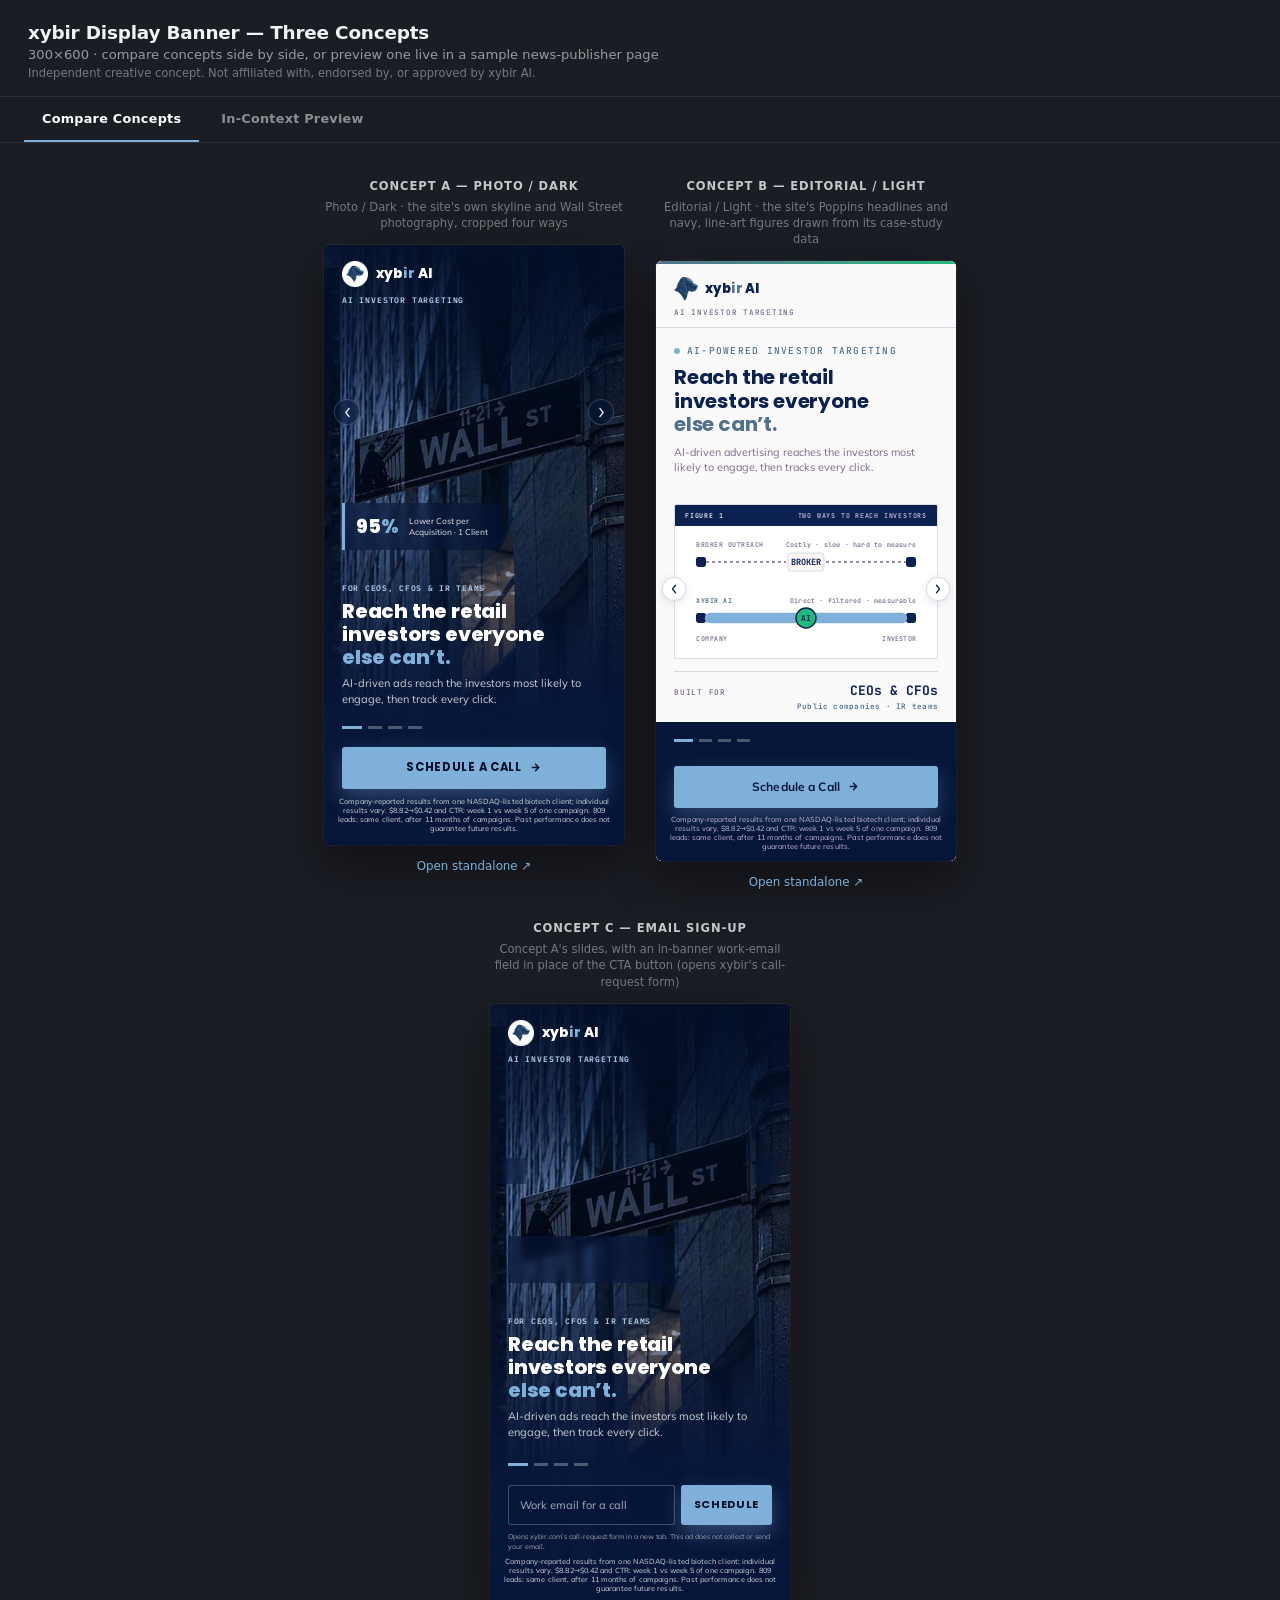
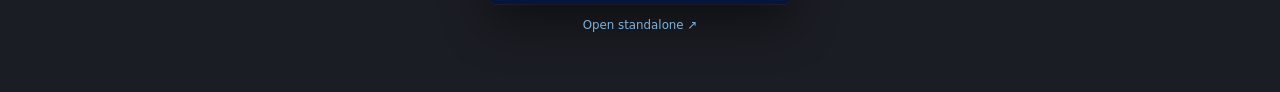
<file: index.html>
<!DOCTYPE html>
<html lang="en">
<head>
<meta name="robots" content="noindex,nofollow">
<meta charset="UTF-8">
<meta name="viewport" content="width=device-width,initial-scale=1">
<meta name="ir-banner-company" content="xybir AI">
<link rel="icon" href="data:,">
<title>xybir Display Banner — Concept Comparison</title>
<style>
  :root { --ui-accent:#7FB0DA; }
  * { margin:0; padding:0; box-sizing:border-box; }
  html, body {
    height:100%;
    background:#1b1d24;
    font-family:-apple-system, BlinkMacSystemFont, 'Segoe UI', system-ui, sans-serif;
    color:#f2f3f5;
  }
  header {
    padding:22px 28px 16px;
    border-bottom:1px solid rgba(255,255,255,0.08);
  }
  header h1 { font-size:1.15rem; font-weight:700; letter-spacing:-0.01em; }
  header p { margin-top:4px; font-size:0.82rem; color:rgba(255,255,255,0.55); }
  header p.pitch-note { font-size:0.72rem; color:rgba(255,255,255,0.4); }

  /* ---- tabs ---- */
  .tabs {
    display:flex;
    gap:4px;
    padding:0 24px;
    border-bottom:1px solid rgba(255,255,255,0.08);
  }
  .tab-btn {
    background:none;
    border:0;
    font-family:inherit;
    color:rgba(255,255,255,0.5);
    font-size:0.8rem;
    font-weight:700;
    letter-spacing:0.02em;
    padding:14px 18px;
    cursor:pointer;
    border-bottom:2px solid transparent;
    transition:color 0.15s ease;
  }
  .tab-btn:hover { color:rgba(255,255,255,0.8); }
  .tab-btn.active { color:#fff; border-bottom-color:var(--ui-accent); }
  .tab-panel { display:none; }
  .tab-panel.active { display:block; }

  main {
    display:flex;
    flex-wrap:wrap;
    gap:32px;
    justify-content:center;
    padding:36px 24px 60px;
  }
  /* four 300px frames need about 1344px of width; below that, wrap 2 + 2 rather than 3 + 1 */
  @media (max-width:1343px) { main { max-width:700px; margin:0 auto; } }
  .col { display:flex; flex-direction:column; align-items:center; gap:14px; }
  .col h2 {
    font-size:0.72rem;
    font-weight:700;
    letter-spacing:0.08em;
    text-transform:uppercase;
    color:rgba(255,255,255,0.75);
  }
  .col .tag {
    max-width:300px;
    min-height:2.8em;
    font-size:0.72rem;
    line-height:1.4;
    text-align:center;
    color:rgba(255,255,255,0.4);
    margin-top:-8px;
  }
  .frame-wrap {
    width:300px;
    height:600px;
    border-radius:6px;
    overflow:hidden;
    box-shadow:0 20px 48px rgba(0,0,0,0.45), 0 0 0 1px rgba(255,255,255,0.06);
    background:#000;
  }
  iframe { width:300px; height:600px; border:0; display:block; }
  .col a {
    font-size:0.74rem;
    color:var(--ui-accent);
    text-decoration:none;
  }
  .col a:hover { text-decoration:underline; }

  /* ---- in-context preview panel ---- */
  .preview-intro {
    text-align:center;
    padding:28px 24px 0;
  }
  .preview-intro p {
    font-size:0.82rem;
    color:rgba(255,255,255,0.55);
    max-width:560px;
    margin:0 auto;
  }
  .concept-switch {
    display:flex;
    flex-wrap:wrap;
    gap:10px;
    justify-content:center;
    padding:18px 24px 0;
  }
  .concept-btn {
    background:rgba(255,255,255,0.06);
    border:1px solid rgba(255,255,255,0.14);
    color:rgba(255,255,255,0.65);
    font-family:inherit;
    font-size:0.76rem;
    font-weight:700;
    letter-spacing:0.02em;
    padding:9px 16px;
    border-radius:20px;
    cursor:pointer;
    transition:all 0.15s ease;
  }
  .concept-btn:hover { border-color:rgba(255,255,255,0.3); }
  .concept-btn.active { background:var(--ui-accent); border-color:var(--ui-accent); color:#0c1015; }

  .preview-wrap {
    max-width:1180px;
    margin:24px auto 12px;
    padding:0 24px;
  }
  .preview-frame-outer {
    border-radius:6px;
    overflow:hidden;
    box-shadow:0 20px 48px rgba(0,0,0,0.45), 0 0 0 1px rgba(255,255,255,0.06);
  }
  #preview-iframe {
    width:100%;
    height:950px;
    border:0;
    display:block;
    background:#fff;
  }
  .preview-footer {
    text-align:center;
    padding:14px 24px 60px;
  }
  .preview-footer a {
    font-size:0.74rem;
    color:var(--ui-accent);
    text-decoration:none;
  }
  .preview-footer a:hover { text-decoration:underline; }
</style>
</head>
<body>

<header>
  <h1>xybir Display Banner — Three Concepts</h1>
  <p>300×600 · compare concepts side by side, or preview one live in a sample news-publisher page</p>
  <p class="pitch-note">Independent creative concept. Not affiliated with, endorsed by, or approved by xybir AI.</p>
</header>

<div class="tabs">
  <button type="button" class="tab-btn active" data-tab="compare">Compare Concepts</button>
  <button type="button" class="tab-btn" data-tab="preview">In-Context Preview</button>
</div>

<section class="tab-panel active" id="tab-compare">
  <main>
    <div class="col">
      <h2>Concept A — Photo / Dark</h2>
      <span class="tag">Photo / Dark · the site&#x27;s own skyline and Wall Street photography, cropped four ways</span>
      <div class="frame-wrap">
        <iframe src="concept-a-photo/index.html" title="xybir banner — photo concept"></iframe>
      </div>
      <a href="concept-a-photo/index.html" target="_blank" rel="noopener">Open standalone ↗</a>
    </div>

    <div class="col">
      <h2>Concept B — Editorial / Light</h2>
      <span class="tag">Editorial / Light · the site&#x27;s Poppins headlines and navy, line-art figures drawn from its case-study data</span>
      <div class="frame-wrap">
        <iframe src="concept-b-editorial/index.html" title="xybir banner — editorial concept"></iframe>
      </div>
      <a href="concept-b-editorial/index.html" target="_blank" rel="noopener">Open standalone ↗</a>
    </div>

    <div class="col">
      <h2>Concept C — Email Sign-up</h2>
      <span class="tag">Concept A&#x27;s slides, with an in-banner work-email field in place of the CTA button (opens xybir&#x27;s call-request form)</span>
      <div class="frame-wrap">
        <iframe src="concept-c-dashboard/index.html" title="xybir banner — email sign-up concept"></iframe>
      </div>
      <a href="concept-c-dashboard/index.html" target="_blank" rel="noopener">Open standalone ↗</a>
    </div>
  </main>
</section>

<section class="tab-panel" id="tab-preview">
  <div class="preview-intro">
    <p>A sample news-publisher article page with the banner dropped into the right-rail ad slot — the way it would actually sit alongside real editorial content. Switch concepts below.</p>
  </div>

  <div class="concept-switch">
    <button type="button" class="concept-btn active" data-concept="a">Concept A — Photo</button>
    <button type="button" class="concept-btn" data-concept="b">Concept B — Editorial</button>
    <button type="button" class="concept-btn" data-concept="c">Concept C — Email Sign-up</button>
  </div>

  <div class="preview-wrap">
    <div class="preview-frame-outer">
      <iframe id="preview-iframe" src="context-preview/news.html?concept=a" title="xybir banner — in-context publisher preview"></iframe>
    </div>
  </div>

  <div class="preview-footer">
    <a id="preview-open-link" href="context-preview/news.html?concept=a" target="_blank" rel="noopener">Open standalone ↗</a>
  </div>
</section>

<script>
  document.querySelectorAll('.tab-btn').forEach(function (btn) {
    btn.addEventListener('click', function () {
      document.querySelectorAll('.tab-btn').forEach(function (b) { b.classList.remove('active') })
      document.querySelectorAll('.tab-panel').forEach(function (p) { p.classList.remove('active') })
      btn.classList.add('active')
      document.getElementById('tab-' + btn.dataset.tab).classList.add('active')
    })
  })

  document.querySelectorAll('.concept-btn').forEach(function (btn) {
    btn.addEventListener('click', function () {
      document.querySelectorAll('.concept-btn').forEach(function (b) { b.classList.remove('active') })
      btn.classList.add('active')
      var url = 'context-preview/news.html?concept=' + btn.dataset.concept
      document.getElementById('preview-iframe').src = url
      document.getElementById('preview-open-link').href = url
    })
  })
</script>

</body>
</html>
</file>
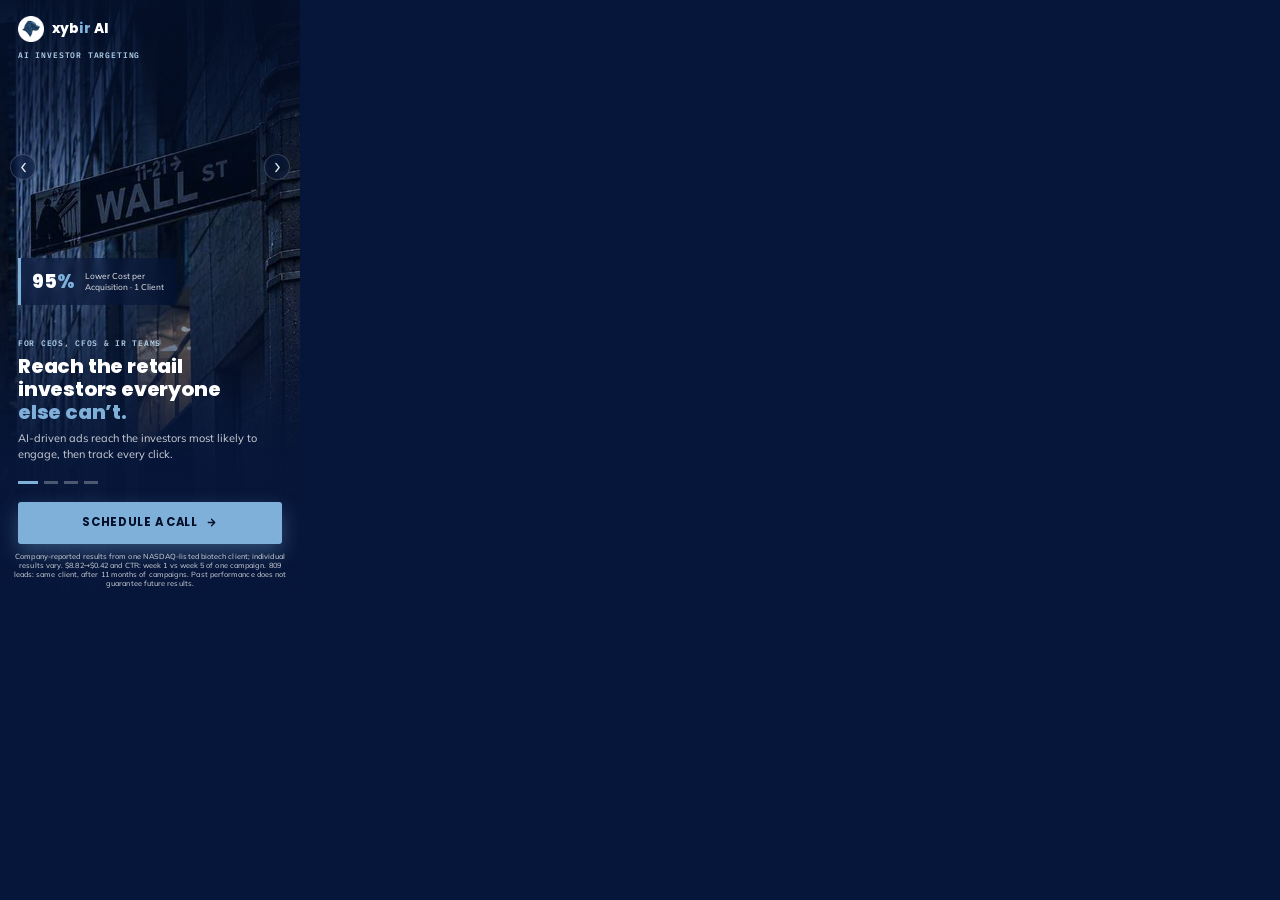
<file: concept-a-photo/index.html>
<!DOCTYPE html>
<html lang="en">
<head>
<meta name="robots" content="noindex,nofollow">
<meta charset="UTF-8">
<meta name="ad.size" content="width=300,height=600">
<meta http-equiv="X-UA-Compatible" content="IE=Edge">
<meta name="viewport" content="width=300,initial-scale=1">
<link rel="icon" href="data:,">
<title>xybir AI — AI Investor Targeting</title>
<link rel="preconnect" href="https://fonts.googleapis.com">
<link rel="preconnect" href="https://fonts.gstatic.com" crossorigin>
<link href="https://fonts.googleapis.com/css2?family=Poppins:wght@600;700;800&family=Mulish:wght@400;500;600;700;800&family=IBM+Plex+Mono:wght@600;700&display=swap" rel="stylesheet">
<link rel="stylesheet" href="style.css">
</head>
<body>

<!--
  xybir AI — display banner, 300x600 — Concept A: Photo / Dark.
  Promotes: https://xybir.com/
  Full-bleed photography per slide (the site's own skyline and Wall Street
  images, cropped four ways; Ken Burns zoom + scrims), a floating stat
  chip, persistent logo chrome, CTA and a case-study disclosure. xybir is a
  private ad-tech vendor, so there is no ticker and no persistent stat row:
  every number sits on its own slide with its case-study qualifier.
  Concept C is generated from this file (scripts/build_concept_c.py), so
  re-run that after every edit here. All copy comes from .tmp/facts.md.
-->

<div id="banner" aria-label="xybir AI investor targeting advertisement">

  <div id="slides">

    <!-- Slide 1 — Overview -->
    <section class="slide" data-index="0">
      <img class="slide-bg" src="assets/slide-1.jpg" alt="Wall Street street sign on a building at night">
      <div class="slide-scrim-top"></div>
      <div class="slide-scrim-bottom"></div>
      <div class="slide-copy">
        <div class="mid-chip">
          <span class="chip-num">95<em>%</em></span>
          <span class="chip-label">Lower Cost per<br>Acquisition · 1 Client</span>
        </div>
        <div class="copy-bottom">
          <div class="kicker">For CEOs, CFOs &amp; IR Teams</div>
          <h1>Reach the retail<br>investors everyone<br><em>else&nbsp;can’t.</em></h1>
          <p>AI-driven ads reach the investors most likely to engage, then track every click.</p>
        </div>
      </div>
    </section>

    <!-- Slide 2 — Proof -->
    <section class="slide" data-index="1">
      <img class="slide-bg" src="assets/slide-2.jpg" alt="City skyline at dusk over a glowing data grid">
      <div class="slide-scrim-top"></div>
      <div class="slide-scrim-bottom"></div>
      <div class="slide-copy">
        <div class="mid-chip">
          <span class="chip-num">4<em>×</em></span>
          <span class="chip-label">Click-Through Rate<br>Week 1 → Week 5</span>
        </div>
        <div class="copy-bottom">
          <div class="kicker">Case Study · NASDAQ Biotech</div>
          <h1>$8.82&nbsp;→&nbsp;$0.42<br>per acquisition<br><em>in&nbsp;five&nbsp;weeks.</em></h1>
          <p>Click-through rose from 0.27% to 1.19% as the AI optimized.</p>
        </div>
      </div>
    </section>

    <!-- Slide 3 — Platform -->
    <section class="slide" data-index="2">
      <img class="slide-bg" src="assets/slide-3.jpg" alt="Glass office facade with a dotted world map and network lines">
      <div class="slide-scrim-top"></div>
      <div class="slide-scrim-bottom"></div>
      <div class="slide-copy">
        <div class="mid-chip">
          <span class="chip-num">6</span>
          <span class="chip-label">AI Optimization<br>Levers</span>
        </div>
        <div class="copy-bottom">
          <div class="kicker">What The AI Does</div>
          <h1>The AI does the<br>heavy lifting.<br><em>Not&nbsp;your&nbsp;team.</em></h1>
          <p>Budget allocation, bid optimization and predictive analytics, sharpening with every campaign.</p>
        </div>
      </div>
    </section>

    <!-- Slide 4 — Lead intelligence -->
    <section class="slide" data-index="3">
      <img class="slide-bg" src="assets/slide-4.jpg" alt="Lit office towers along a Manhattan street at night">
      <div class="slide-scrim-top"></div>
      <div class="slide-scrim-bottom"></div>
      <div class="slide-copy">
        <div class="mid-chip">
          <span class="chip-num">533K<em>+</em></span>
          <span class="chip-label">Audience Reached<br>Over 11 Months</span>
        </div>
        <div class="copy-bottom">
          <div class="kicker">Same Client · Lead Intelligence</div>
          <h1>From a warm<br>audience to<br><em>809&nbsp;leads.</em></h1>
          <p>Retargeting that audience produced 809 leads in the first 45–60 days.</p>
        </div>
      </div>
    </section>

  </div>

  <!-- Persistent chrome — sits above the rotating slides -->
  <header id="top-bar" class="reveal" data-delay="0">
    <div id="logo">
      <img class="mark" src="assets/logo.png" alt="" width="26" height="26">
      <span id="wordmark">xyb<i>ir</i> AI</span>
    </div>
    <div id="eyebrow">AI&nbsp;INVESTOR&nbsp;TARGETING</div>
  </header>

  <button type="button" class="nav-arrow" id="arrow-prev" aria-label="Previous slide">
    <svg viewBox="0 0 16 16"><path d="M10 3 6 8l4 5" stroke="currentColor" stroke-width="1.7" fill="none" stroke-linecap="round" stroke-linejoin="round"/></svg>
  </button>
  <button type="button" class="nav-arrow" id="arrow-next" aria-label="Next slide">
    <svg viewBox="0 0 16 16"><path d="M6 3l4 5-4 5" stroke="currentColor" stroke-width="1.7" fill="none" stroke-linecap="round" stroke-linejoin="round"/></svg>
  </button>

  <div id="bottom-fixed" class="reveal" data-delay="4">
    <div id="dots" role="tablist" aria-label="Slide selector">
      <button class="dot active" data-index="0" aria-label="Slide 1: Overview"></button>
      <button class="dot" data-index="1" aria-label="Slide 2: Case-study proof"></button>
      <button class="dot" data-index="2" aria-label="Slide 3: What the AI does"></button>
      <button class="dot" data-index="3" aria-label="Slide 4: Lead intelligence"></button>
    </div>

    <a href="#" id="cta">
      <span>Schedule a Call</span>
      <svg viewBox="0 0 16 16" id="cta-arrow" aria-hidden="true"><path d="M4 8h8M8 4l4 4-4 4" stroke="currentColor" stroke-width="1.6" fill="none" stroke-linecap="round" stroke-linejoin="round"/></svg>
    </a>
    <p id="disclosure">Company-reported results from one NASDAQ-listed biotech client; individual results vary. $8.82→$0.42 and CTR: week 1 vs week 5 of one campaign. 809 leads: same client, after 11 months of campaigns. Past performance does not guarantee future results.</p>
  </div>

  <!-- Standard HTML5-ad click-tag plumbing -->
  <div id="click-tag-wrapper"></div>
</div>

<script src="script.js"></script>
</body>
</html>
</file>
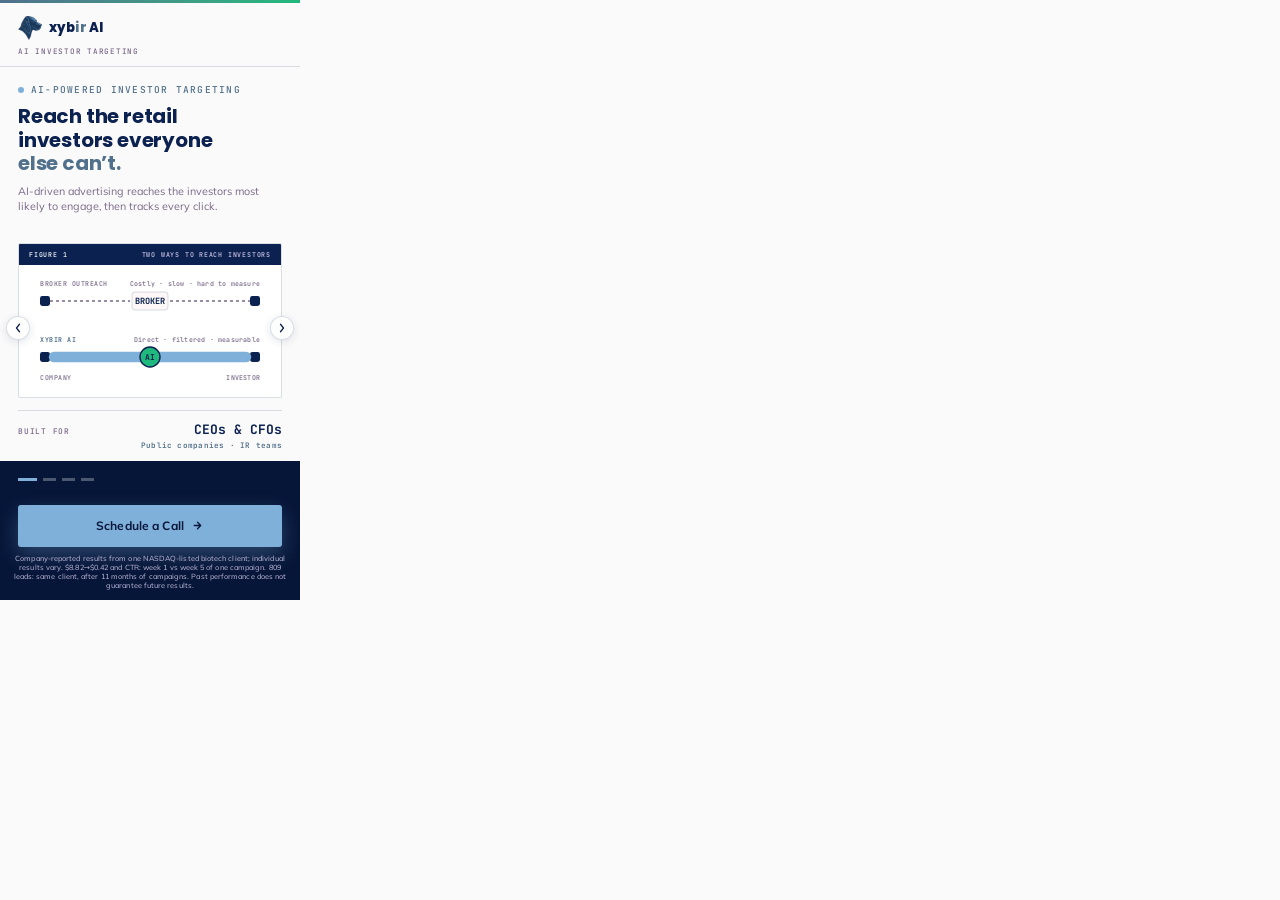
<file: concept-b-editorial/index.html>
<!DOCTYPE html>
<html lang="en">
<head>
<meta name="robots" content="noindex,nofollow">
<meta charset="UTF-8">
<meta name="ad.size" content="width=300,height=600">
<meta http-equiv="X-UA-Compatible" content="IE=Edge">
<meta name="viewport" content="width=300,initial-scale=1">
<link rel="icon" href="data:,">
<title>xybir AI — AI Investor Targeting</title>
<link rel="preconnect" href="https://fonts.googleapis.com">
<link rel="preconnect" href="https://fonts.gstatic.com" crossorigin>
<link href="https://fonts.googleapis.com/css2?family=Poppins:wght@600;700;800&family=Mulish:wght@400;500;600;700;800&family=JetBrains+Mono:wght@400;500;700&display=swap" rel="stylesheet">
<link rel="stylesheet" href="style.css">
</head>
<body>

<!--
  xybir AI — display banner, 300x600 — Concept B: Editorial / Light.
  Promotes: https://xybir.com/
  Annual-report styling in the site's own Poppins + navy: mono figure
  captions, light paper body, one inline-SVG "Figure N" schematic per
  slide (same line weight/colour language across all four, drawn from the
  site's case-study data), dark closing CTA band. Copy: .tmp/facts.md.
-->

<div id="banner" aria-label="xybir AI investor targeting advertisement">

  <div id="top-rule"></div>

  <header id="top-bar" class="reveal" data-delay="0">
    <div id="logo">
      <img class="mark" src="assets/logo.png" alt="" width="26" height="26">
      <span id="wordmark">xyb<i>ir</i> AI</span>
    </div>
    <div id="masthead">AI&nbsp;INVESTOR&nbsp;TARGETING</div>
  </header>

  <div id="slides">

    <!-- Slide 1 — Overview -->
    <section class="slide" data-index="0">
      <div class="slide-copy">
        <p class="eyebrow">AI-Powered Investor Targeting</p>
        <h1>Reach the retail<br>investors everyone<br><em>else&nbsp;can’t.</em></h1>
        <p class="lead">AI-driven advertising reaches the investors most likely to engage, then tracks every click.</p>

        <figure class="fig-card">
          <div class="fig-bar"><span>Figure 1</span><span>Two Ways to Reach Investors</span></div>
          <div class="fig-body">
            <svg viewBox="0 0 240 118">
              <!-- Row 1: broker-dependent outreach (grey, indirect) -->
              <text class="fig-lab" x="10" y="12">BROKER OUTREACH</text>
              <text class="fig-lab r" x="230" y="12">Costly · slow · hard to measure</text>
              <g class="fig-node"><rect x="10" y="22" width="10" height="10" rx="2.4"/><rect x="220" y="22" width="10" height="10" rx="2.4"/></g>
              <path class="fig-rail dash" d="M20 27 H100 M140 27 H220"/>
              <g class="fig-step"><rect x="102" y="18" width="36" height="18" rx="3"/><text x="120" y="30" text-anchor="middle">BROKER</text></g>
              <!-- Row 2: xybir AI (accent, direct) -->
              <text class="fig-lab strong" x="10" y="68">XYBIR AI</text>
              <text class="fig-lab r" x="230" y="68">Direct · filtered · measurable</text>
              <g class="fig-node"><rect x="10" y="78" width="10" height="10" rx="2.4"/><rect x="220" y="78" width="10" height="10" rx="2.4"/></g>
              <path class="fig-mark a" d="M24 83 H216"/>
              <circle class="fig-hub" cx="120" cy="83" r="10"/>
              <text class="fig-hub-t" x="120" y="86" text-anchor="middle">AI</text>
              <text class="fig-lab" x="10" y="106">COMPANY</text>
              <text class="fig-lab r" x="230" y="106">INVESTOR</text>
            </svg>
          </div>
        </figure>

        <div class="kf">
          <dt>Built for</dt>
          <dd>CEOs &amp; CFOs <em>Public companies · IR teams</em></dd>
        </div>
      </div>
    </section>

    <!-- Slide 2 — Case-study proof -->
    <section class="slide" data-index="1">
      <div class="slide-copy">
        <p class="eyebrow">Fig. 02 · Case Study</p>
        <h1>Cost per<br>acquisition:<br>$8.82 → <em>$0.42.</em></h1>
        <p class="lead">Five weeks at one NASDAQ-listed biotech client. Click-through rose from 0.27% to 1.19% over the same weeks.</p>

        <figure class="fig-card">
          <div class="fig-bar"><span>Figure 2</span><span>Cost per Acquisition · Wk 1–5</span></div>
          <div class="fig-body">
            <svg viewBox="0 0 250 118">
              <line class="fig-base" x1="26" y1="86" x2="246" y2="86"/>
              <!-- bar heights = value x 6.7 (8.82 -> 59.1) -->
              <rect class="fig-bar-now" x="42"  y="26.9" width="26" height="59.1"/>
              <rect class="fig-bar-prior" x="86"  y="73.8" width="26" height="12.2"/>
              <rect class="fig-bar-prior" x="130" y="78.2" width="26" height="7.8"/>
              <rect class="fig-bar-prior" x="174" y="80"   width="26" height="6"/>
              <rect class="fig-bar-now" x="218" y="83.2" width="26" height="2.8"/>
              <text class="fig-bar-label" x="55"  y="21" text-anchor="middle">$8.82</text>
              <text class="fig-bar-label" x="99"  y="68" text-anchor="middle">$1.82</text>
              <text class="fig-bar-label" x="143" y="72" text-anchor="middle">$1.17</text>
              <text class="fig-bar-label" x="187" y="74" text-anchor="middle">$0.90</text>
              <text class="fig-bar-label strong" x="231" y="77" text-anchor="middle">$0.42</text>
              <text class="fig-bar-year" x="55"  y="97" text-anchor="middle">WK 1</text>
              <text class="fig-bar-year" x="99"  y="97" text-anchor="middle">WK 2</text>
              <text class="fig-bar-year" x="143" y="97" text-anchor="middle">WK 3</text>
              <text class="fig-bar-year" x="187" y="97" text-anchor="middle">WK 4</text>
              <text class="fig-bar-year" x="231" y="97" text-anchor="middle">WK 5</text>
              <text class="fig-lab" x="2" y="112">CTR</text>
              <text class="fig-bar-year" x="55"  y="112" text-anchor="middle">0.27%</text>
              <text class="fig-bar-year" x="99"  y="112" text-anchor="middle">0.33%</text>
              <text class="fig-bar-year" x="143" y="112" text-anchor="middle">0.44%</text>
              <text class="fig-bar-year" x="187" y="112" text-anchor="middle">0.88%</text>
              <text class="fig-bar-year strong" x="231" y="112" text-anchor="middle">1.19%</text>
            </svg>
          </div>
        </figure>

        <div class="kf">
          <dt>Click-through</dt>
          <dd>0.27% → 1.19% <em>Week 1 → week 5</em></dd>
        </div>
      </div>
    </section>

    <!-- Slide 3 — What the AI does -->
    <section class="slide" data-index="2">
      <div class="slide-copy">
        <p class="eyebrow">Fig. 03 · What The AI Does</p>
        <h1>The AI does the<br>heavy lifting.<br><em>Not&nbsp;your&nbsp;team.</em></h1>
        <p class="lead">Six levers move budget to what performs, cut weak placements, recommend bids and adapt as your goals change.</p>

        <figure class="fig-card">
          <div class="fig-bar"><span>Figure 3</span><span>Six AI Optimization Levers</span></div>
          <div class="fig-body">
            <svg viewBox="0 0 240 118">
              <g class="fig-mesh">
                <line x1="120" y1="59" x2="70" y2="23"/><line x1="120" y1="59" x2="70" y2="59"/><line x1="120" y1="59" x2="70" y2="95"/>
                <line x1="120" y1="59" x2="170" y2="23"/><line x1="120" y1="59" x2="170" y2="59"/><line x1="120" y1="59" x2="170" y2="95"/>
              </g>
              <g class="fig-step">
                <rect x="6" y="14" width="64" height="18" rx="3"/><text x="38" y="26" text-anchor="middle">BUDGET</text>
                <rect x="6" y="50" width="64" height="18" rx="3"/><text x="38" y="62" text-anchor="middle">CAMPAIGN</text>
                <rect x="6" y="86" width="64" height="18" rx="3"/><text x="38" y="98" text-anchor="middle">KPI GOALS</text>
                <rect x="170" y="14" width="64" height="18" rx="3"/><text x="202" y="26" text-anchor="middle">BIDS</text>
                <rect x="170" y="50" width="64" height="18" rx="3"/><text x="202" y="62" text-anchor="middle">PREDICTION</text>
                <rect x="170" y="86" width="64" height="18" rx="3"/><text x="202" y="98" text-anchor="middle">CONTEXT</text>
              </g>
              <circle class="fig-hub" cx="120" cy="59" r="13"/>
              <text class="fig-hub-t" x="120" y="63" text-anchor="middle">AI</text>
            </svg>
          </div>
        </figure>

        <div class="kf">
          <dt>Optimization</dt>
          <dd>6 levers <em>Sharpen with every campaign</em></dd>
        </div>
      </div>
    </section>

    <!-- Slide 4 — Lead intelligence -->
    <section class="slide" data-index="3">
      <div class="slide-copy">
        <p class="eyebrow">Fig. 04 · Lead Intelligence</p>
        <h1>From a warm<br>audience to<br><em>809&nbsp;leads.</em></h1>
        <p class="lead">Same client: 11 months of campaigns built a 533K+ audience. Retargeting it then produced 809 leads in 45–60 days.</p>

        <figure class="fig-card">
          <div class="fig-bar"><span>Figure 4</span><span>Investor Funnel · Not to Scale</span></div>
          <div class="fig-body">
            <svg viewBox="0 0 240 118">
              <rect class="fig-fun a" x="10" y="8" width="220" height="26" rx="3"/>
              <text class="fig-fun-t" x="120" y="19.5" text-anchor="middle">533K+ AUDIENCE</text>
              <text class="fig-fun-s" x="120" y="29" text-anchor="middle">11 MONTHS OF CAMPAIGNS</text>
              <path class="fig-arrow" d="M120 37 V44 M115 40 L120 45 L125 40"/>
              <rect class="fig-fun b" x="42" y="48" width="156" height="26" rx="3"/>
              <text class="fig-fun-t" x="120" y="59.5" text-anchor="middle">128K EVENTS</text>
              <text class="fig-fun-s" x="120" y="69" text-anchor="middle">MID-FUNNEL · HIGH INTENT</text>
              <path class="fig-arrow" d="M120 77 V84 M115 80 L120 85 L125 80"/>
              <rect class="fig-fun c" x="74" y="88" width="92" height="26" rx="3"/>
              <text class="fig-fun-t light" x="120" y="99.5" text-anchor="middle">809 LEADS</text>
              <text class="fig-fun-s light" x="120" y="109" text-anchor="middle">45–60 DAYS</text>
            </svg>
          </div>
        </figure>

        <div class="kf">
          <dt>Lead window</dt>
          <dd>45–60 days <em>After 11 months of reach</em></dd>
        </div>
      </div>
    </section>

  </div>

  <button type="button" class="nav-arrow" id="arrow-prev" aria-label="Previous slide">
    <svg viewBox="0 0 16 16"><path d="M10 3 6 8l4 5" stroke="currentColor" stroke-width="1.7" fill="none" stroke-linecap="round" stroke-linejoin="round"/></svg>
  </button>
  <button type="button" class="nav-arrow" id="arrow-next" aria-label="Next slide">
    <svg viewBox="0 0 16 16"><path d="M6 3l4 5-4 5" stroke="currentColor" stroke-width="1.7" fill="none" stroke-linecap="round" stroke-linejoin="round"/></svg>
  </button>

  <div id="dots" class="reveal" role="tablist" aria-label="Slide selector">
    <button class="dot active" data-index="0" aria-label="Slide 1: Overview"></button>
    <button class="dot" data-index="1" aria-label="Slide 2: Case-study proof"></button>
    <button class="dot" data-index="2" aria-label="Slide 3: What the AI does"></button>
    <button class="dot" data-index="3" aria-label="Slide 4: Lead intelligence"></button>
  </div>

  <div id="bottom-fixed" class="reveal" data-delay="1">
    <a href="#" id="cta">
      <span>Schedule a Call</span>
      <svg viewBox="0 0 16 16" id="cta-arrow" aria-hidden="true"><path d="M4 8h8M8 4l4 4-4 4" stroke="currentColor" stroke-width="1.6" fill="none" stroke-linecap="round" stroke-linejoin="round"/></svg>
    </a>
    <div id="fls">Company-reported results from one NASDAQ-listed biotech client; individual results vary. $8.82→$0.42 and CTR: week 1 vs week 5 of one campaign. 809 leads: same client, after 11 months of campaigns. Past performance does not guarantee future results.</div>
  </div>

  <!-- Standard HTML5-ad click-tag plumbing -->
  <div id="click-tag-wrapper"></div>
</div>

<script src="script.js"></script>
</body>
</html>
</file>
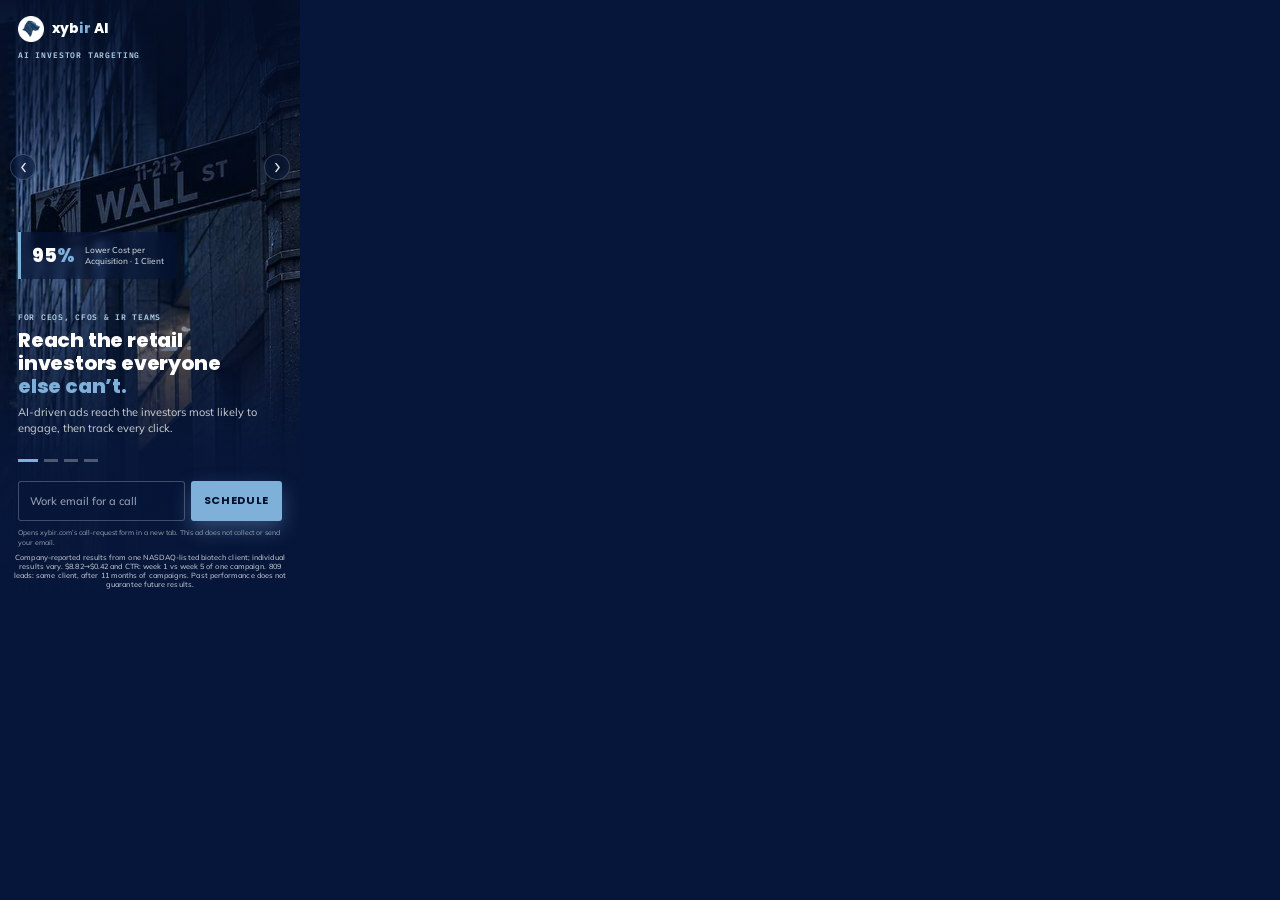
<file: concept-c-dashboard/index.html>
<!DOCTYPE html>
<html lang="en">
<head>
<meta name="robots" content="noindex,nofollow">
<meta charset="UTF-8">
<meta name="ad.size" content="width=300,height=600">
<meta http-equiv="X-UA-Compatible" content="IE=Edge">
<meta name="viewport" content="width=300,initial-scale=1">
<link rel="icon" href="data:,">
<title>xybir AI — AI Investor Targeting · Call Request</title>
<link rel="preconnect" href="https://fonts.googleapis.com">
<link rel="preconnect" href="https://fonts.gstatic.com" crossorigin>
<link href="https://fonts.googleapis.com/css2?family=Poppins:wght@600;700;800&family=Mulish:wght@400;500;600;700;800&family=IBM+Plex+Mono:wght@600;700&display=swap" rel="stylesheet">
<link rel="stylesheet" href="style.css">
</head>
<body>
<!-- GENERATED by build_concept_c.py from ../concept-a-photo/ (a-fingerprint: 3b9830b42048).
     Don't edit this file: edit Concept A and re-run the script. -->


<!--
  xybir AI — display banner, 300x600 — Concept C (Concept A + email sign-up): Photo / Dark.
  Promotes: https://xybir.com/
  Full-bleed photography per slide (the site's own skyline and Wall Street
  images, cropped four ways; Ken Burns zoom + scrims), a floating stat
  chip, persistent logo chrome, CTA and a case-study disclosure. xybir is a
  private ad-tech vendor, so there is no ticker and no persistent stat row:
  every number sits on its own slide with its case-study qualifier.
  Concept C is generated from this file (scripts/build_concept_c.py), so
  re-run that after every edit here. All copy comes from .tmp/facts.md.
-->

<div id="banner" aria-label="xybir AI investor targeting advertisement with work-email call request">

  <div id="slides">

    <!-- Slide 1 — Overview -->
    <section class="slide" data-index="0">
      <img class="slide-bg" src="assets/slide-1.jpg" alt="Wall Street street sign on a building at night">
      <div class="slide-scrim-top"></div>
      <div class="slide-scrim-bottom"></div>
      <div class="slide-copy">
        <div class="mid-chip">
          <span class="chip-num">95<em>%</em></span>
          <span class="chip-label">Lower Cost per<br>Acquisition · 1 Client</span>
        </div>
        <div class="copy-bottom">
          <div class="kicker">For CEOs, CFOs &amp; IR Teams</div>
          <h1>Reach the retail<br>investors everyone<br><em>else&nbsp;can’t.</em></h1>
          <p>AI-driven ads reach the investors most likely to engage, then track every click.</p>
        </div>
      </div>
    </section>

    <!-- Slide 2 — Proof -->
    <section class="slide" data-index="1">
      <img class="slide-bg" src="assets/slide-2.jpg" alt="City skyline at dusk over a glowing data grid">
      <div class="slide-scrim-top"></div>
      <div class="slide-scrim-bottom"></div>
      <div class="slide-copy">
        <div class="mid-chip">
          <span class="chip-num">4<em>×</em></span>
          <span class="chip-label">Click-Through Rate<br>Week 1 → Week 5</span>
        </div>
        <div class="copy-bottom">
          <div class="kicker">Case Study · NASDAQ Biotech</div>
          <h1>$8.82&nbsp;→&nbsp;$0.42<br>per acquisition<br><em>in&nbsp;five&nbsp;weeks.</em></h1>
          <p>Click-through rose from 0.27% to 1.19% as the AI optimized.</p>
        </div>
      </div>
    </section>

    <!-- Slide 3 — Platform -->
    <section class="slide" data-index="2">
      <img class="slide-bg" src="assets/slide-3.jpg" alt="Glass office facade with a dotted world map and network lines">
      <div class="slide-scrim-top"></div>
      <div class="slide-scrim-bottom"></div>
      <div class="slide-copy">
        <div class="mid-chip">
          <span class="chip-num">6</span>
          <span class="chip-label">AI Optimization<br>Levers</span>
        </div>
        <div class="copy-bottom">
          <div class="kicker">What The AI Does</div>
          <h1>The AI does the<br>heavy lifting.<br><em>Not&nbsp;your&nbsp;team.</em></h1>
          <p>Budget allocation, bid optimization and predictive analytics, sharpening with every campaign.</p>
        </div>
      </div>
    </section>

    <!-- Slide 4 — Lead intelligence -->
    <section class="slide" data-index="3">
      <img class="slide-bg" src="assets/slide-4.jpg" alt="Lit office towers along a Manhattan street at night">
      <div class="slide-scrim-top"></div>
      <div class="slide-scrim-bottom"></div>
      <div class="slide-copy">
        <div class="mid-chip">
          <span class="chip-num">533K<em>+</em></span>
          <span class="chip-label">Audience Reached<br>Over 11 Months</span>
        </div>
        <div class="copy-bottom">
          <div class="kicker">Same Client · Lead Intelligence</div>
          <h1>From a warm<br>audience to<br><em>809&nbsp;leads.</em></h1>
          <p>Retargeting that audience produced 809 leads in the first 45–60 days.</p>
        </div>
      </div>
    </section>

  </div>

  <!-- Persistent chrome — sits above the rotating slides -->
  <header id="top-bar" class="reveal" data-delay="0">
    <div id="logo">
      <img class="mark" src="assets/logo.png" alt="" width="26" height="26">
      <span id="wordmark">xyb<i>ir</i> AI</span>
    </div>
    <div id="eyebrow">AI&nbsp;INVESTOR&nbsp;TARGETING</div>
  </header>

  <button type="button" class="nav-arrow" id="arrow-prev" aria-label="Previous slide">
    <svg viewBox="0 0 16 16"><path d="M10 3 6 8l4 5" stroke="currentColor" stroke-width="1.7" fill="none" stroke-linecap="round" stroke-linejoin="round"/></svg>
  </button>
  <button type="button" class="nav-arrow" id="arrow-next" aria-label="Next slide">
    <svg viewBox="0 0 16 16"><path d="M6 3l4 5-4 5" stroke="currentColor" stroke-width="1.7" fill="none" stroke-linecap="round" stroke-linejoin="round"/></svg>
  </button>

  <div id="bottom-fixed" class="reveal" data-delay="4">
    <div id="dots" role="tablist" aria-label="Slide selector">
      <button class="dot active" data-index="0" aria-label="Slide 1: Overview"></button>
      <button class="dot" data-index="1" aria-label="Slide 2: Case-study proof"></button>
      <button class="dot" data-index="2" aria-label="Slide 3: What the AI does"></button>
      <button class="dot" data-index="3" aria-label="Slide 4: Lead intelligence"></button>
    </div>

    <!-- In-banner mailing-list sign-up, in the slot A uses for its CTA.
         Submits to SIGNUP_ENDPOINT in script.js; the error message swaps
         in for the consent line and the success state swaps in over the
         input row, so nothing shifts. -->
    <form id="signup" novalidate>
      <label class="sr-only" for="signup-email">Work email to schedule a call with xybir</label>
      <div id="signup-row">
        <input type="email" id="signup-email" name="email" placeholder="Work email for a call" autocomplete="email" inputmode="email" spellcheck="false" required>
        <button type="submit" id="signup-btn">Schedule</button>
        <div id="signup-done" aria-hidden="true">
          <svg viewBox="0 0 16 16" aria-hidden="true"><path d="M3.5 8.5 6.5 11.5 12.5 4.5" stroke="currentColor" stroke-width="1.8" fill="none" stroke-linecap="round" stroke-linejoin="round"/></svg>
          <span id="signup-done-text">Form opened in a new tab.</span>
        </div>
      </div>
      <p id="signup-consent">Opens xybir.com’s call-request form in a new tab. This ad does not collect or send your email.</p>
      <p id="signup-msg" role="status" aria-live="polite"></p>
      <p id="fls-line">Company-reported results from one NASDAQ-listed biotech client; individual results vary. $8.82→$0.42 and CTR: week 1 vs week 5 of one campaign. 809 leads: same client, after 11 months of campaigns. Past performance does not guarantee future results.</p>
    </form>
  </div>

  <!-- Standard HTML5-ad click-tag plumbing -->
  <div id="click-tag-wrapper"></div>
</div>

<script src="script.js"></script>
</body>
</html>
</file>
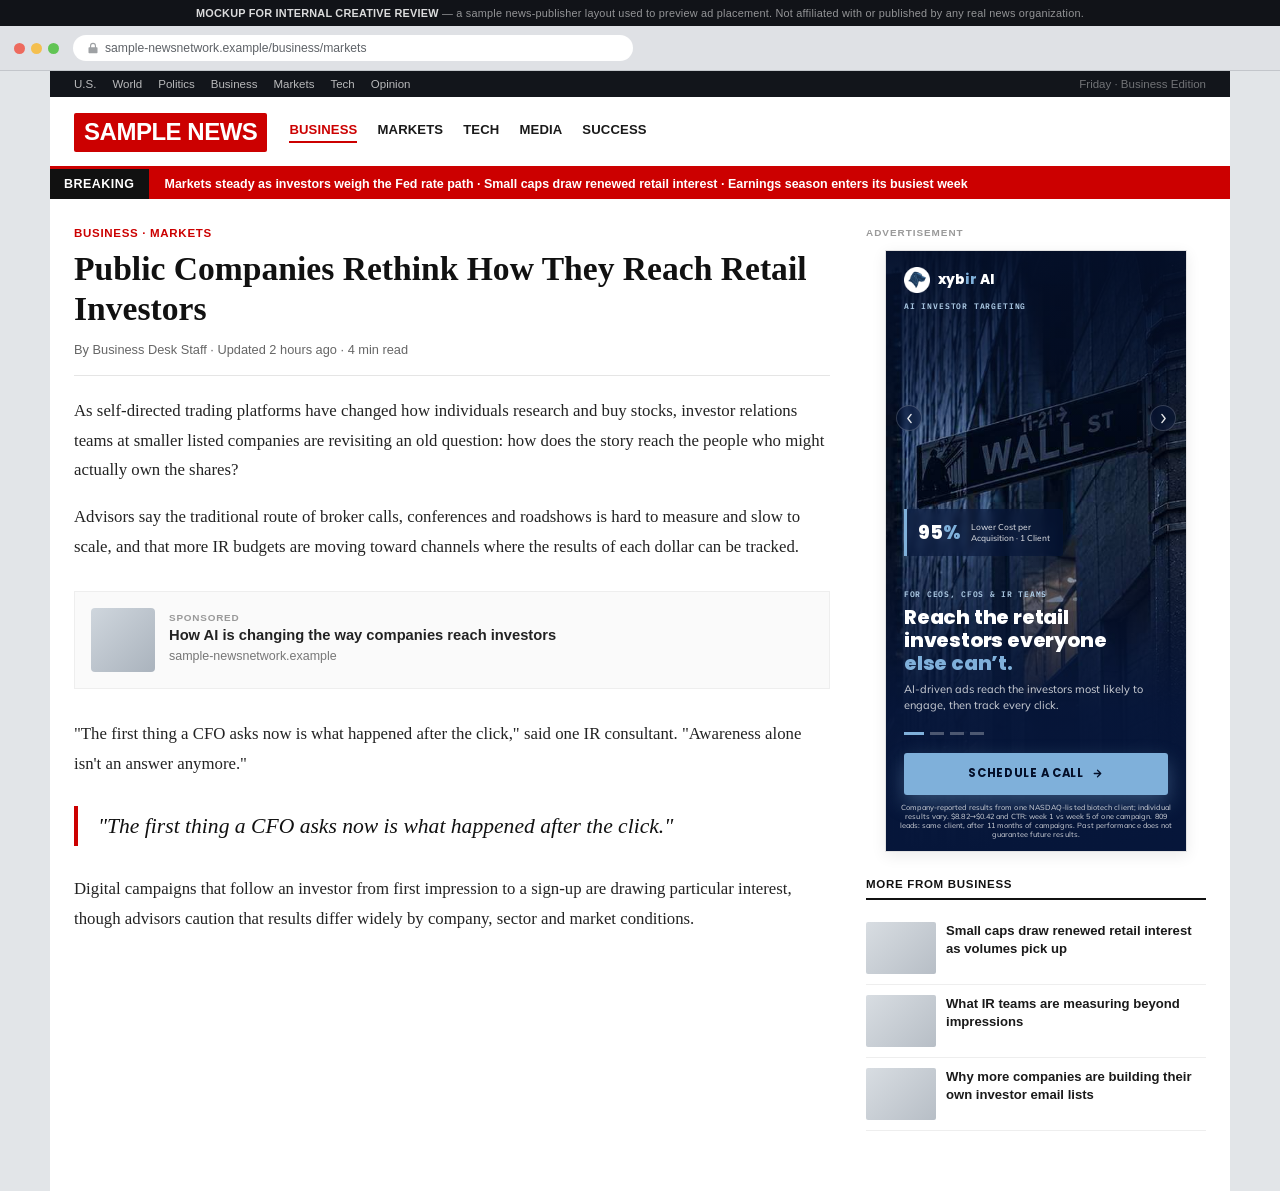
<file: context-preview/news.html>
<!DOCTYPE html>
<html lang="en">
<head>
<meta name="robots" content="noindex,nofollow">
<meta charset="UTF-8">
<meta name="viewport" content="width=device-width,initial-scale=1">
<title>In-Context Preview — Sample News Publisher Page</title>
<link rel="icon" href="data:,">
<style>
  * { margin:0; padding:0; box-sizing:border-box; }
  html, body { background:#e2e5e8; font-family:Helvetica, Arial, sans-serif; }

  /* ---- disclaimer strip ---- */
  #disclaimer {
    background:#111318;
    color:rgba(255,255,255,0.55);
    font-size:0.68rem;
    letter-spacing:0.02em;
    text-align:center;
    padding:7px 12px;
  }
  #disclaimer strong { color:rgba(255,255,255,0.85); }

  /* ---- fake browser chrome ---- */
  #browser-chrome {
    background:#dfe1e5;
    border-bottom:1px solid #c3c6cb;
    padding:9px 14px;
    display:flex;
    align-items:center;
    gap:14px;
  }
  #traffic-lights { display:flex; gap:6px; flex:0 0 auto; }
  #traffic-lights span { width:11px; height:11px; border-radius:50%; display:inline-block; }
  #traffic-lights span:nth-child(1){ background:#ed6a5e; }
  #traffic-lights span:nth-child(2){ background:#f4bf4f; }
  #traffic-lights span:nth-child(3){ background:#61c454; }
  #url-bar {
    flex:1 1 auto;
    background:#fff;
    border-radius:14px;
    padding:6px 14px;
    font-size:0.76rem;
    color:#5f6368;
    display:flex;
    align-items:center;
    gap:6px;
    max-width:560px;
  }
  #url-bar svg { flex:0 0 auto; opacity:0.6; }

  /* ---- site wrapper ---- */
  #site { background:#fff; max-width:1180px; margin:0 auto; }

  /* utility nav */
  #utility-nav {
    background:#12151b;
    color:rgba(255,255,255,0.7);
    font-size:0.72rem;
    display:flex;
    align-items:center;
    justify-content:space-between;
    padding:7px 24px;
  }
  #utility-nav .links { display:flex; gap:16px; }
  #utility-nav .links span:hover { color:#fff; }
  #utility-nav .meta { color:rgba(255,255,255,0.4); }

  /* masthead */
  #masthead {
    display:flex;
    align-items:center;
    gap:22px;
    padding:16px 24px 14px;
    border-bottom:3px solid #cc0000;
  }
  #logo {
    background:#cc0000;
    color:#fff;
    font-weight:900;
    font-size:1.5rem;
    letter-spacing:-0.02em;
    padding:5px 10px 6px;
    border-radius:2px;
    font-family:Arial, Helvetica, sans-serif;
  }
  #masthead nav { display:flex; gap:20px; flex:1; }
  #masthead nav span {
    font-size:0.82rem;
    font-weight:700;
    color:#1a1a1a;
    text-transform:uppercase;
    letter-spacing:0.01em;
    cursor:default;
  }
  #masthead nav span.active { color:#cc0000; border-bottom:2px solid #cc0000; padding-bottom:4px; }

  /* breaking ticker */
  #ticker {
    background:#cc0000;
    color:#fff;
    display:flex;
    align-items:center;
    font-size:0.78rem;
    font-weight:600;
    overflow:hidden;
    white-space:nowrap;
  }
  #ticker .badge {
    background:#111;
    padding:8px 14px;
    font-weight:900;
    letter-spacing:0.04em;
    flex:0 0 auto;
  }
  #ticker .feed { padding:8px 16px; }

  /* content grid */
  #content {
    display:grid;
    grid-template-columns:1fr 340px;
    gap:36px;
    padding:28px 24px 60px;
  }

  article .eyebrow {
    color:#cc0000;
    font-size:0.72rem;
    font-weight:800;
    letter-spacing:0.06em;
    text-transform:uppercase;
    margin-bottom:10px;
  }
  article h1 {
    font-family:Georgia, 'Times New Roman', serif;
    font-size:2.1rem;
    line-height:1.18;
    color:#111;
    margin-bottom:14px;
  }
  article .byline {
    font-size:0.8rem;
    color:#666;
    margin-bottom:20px;
    padding-bottom:18px;
    border-bottom:1px solid #e5e5e5;
  }
  article p {
    font-family:Georgia, 'Times New Roman', serif;
    font-size:1.05rem;
    line-height:1.75;
    color:#232323;
    margin-bottom:18px;
  }
  article .pull-quote {
    font-family:Georgia, 'Times New Roman', serif;
    font-style:italic;
    font-size:1.35rem;
    line-height:1.5;
    color:#111;
    border-left:4px solid #cc0000;
    padding:4px 0 4px 20px;
    margin:28px 0;
  }
  .native-slot {
    margin:30px 0;
    border:1px solid #eee;
    background:#fafafa;
    padding:16px;
    display:flex;
    gap:14px;
    align-items:center;
  }
  .native-slot .swatch { width:64px; height:64px; border-radius:4px; background:linear-gradient(135deg,#cfd6dd,#aab3bd); flex:0 0 auto; }
  .native-slot .txt .tag { font-size:0.62rem; font-weight:800; letter-spacing:0.08em; color:#999; text-transform:uppercase; margin-bottom:4px; }
  .native-slot .txt h4 { font-size:0.92rem; color:#222; margin-bottom:3px; }
  .native-slot .txt p { font-size:0.78rem; color:#777; margin:0; font-family:Helvetica, Arial, sans-serif; }

  /* right rail */
  aside { display:flex; flex-direction:column; align-items:center; gap:10px; }
  aside .sponsor-label {
    align-self:flex-start;
    font-size:0.62rem;
    font-weight:800;
    letter-spacing:0.1em;
    text-transform:uppercase;
    color:#9a9a9a;
    margin-bottom:2px;
  }
  #ad-slot {
    width:302px;    /* 300 + the 1px border each side (border-box), so the 300x600 banner isn't clipped */
    height:602px;
    border:1px solid #e2e2e2;
    box-shadow:0 4px 14px rgba(0,0,0,0.08);
    overflow:hidden;
    background:#000;
  }
  #ad-slot iframe { width:300px; height:600px; border:0; display:block; }

  .rail-more {
    align-self:stretch;
    margin-top:16px;
  }
  .rail-more .heading {
    font-size:0.72rem;
    font-weight:800;
    letter-spacing:0.06em;
    text-transform:uppercase;
    color:#111;
    border-bottom:2px solid #111;
    padding-bottom:8px;
    margin-bottom:12px;
  }
  .rail-item {
    display:flex;
    gap:10px;
    padding:10px 0;
    border-bottom:1px solid #eee;
  }
  .rail-item .thumb { width:70px; height:52px; border-radius:2px; background:linear-gradient(135deg,#d8dde2,#b7bec6); flex:0 0 auto; }
  .rail-item p { font-family:Helvetica, Arial, sans-serif; font-size:0.82rem; line-height:1.35; color:#1a1a1a; font-weight:600; }

  @media (max-width:900px) {
    #content { grid-template-columns:1fr; }
    aside { align-items:stretch; }
    #ad-slot { margin:0 auto; }
  }
</style>
</head>
<body>

<div id="disclaimer">
  <strong>MOCKUP FOR INTERNAL CREATIVE REVIEW</strong> — a sample news-publisher layout used to preview ad placement. Not affiliated with or published by any real news organization.
</div>

<div id="browser-chrome">
  <div id="traffic-lights"><span></span><span></span><span></span></div>
  <div id="url-bar">
    <svg width="12" height="12" viewBox="0 0 16 16"><path d="M8 1a4 4 0 00-4 4v2H3a1 1 0 00-1 1v6a1 1 0 001 1h10a1 1 0 001-1V8a1 1 0 00-1-1h-1V5a4 4 0 00-4-4zm-2.5 6V5a2.5 2.5 0 015 0v2h-5z" fill="currentColor"/></svg>
    sample-newsnetwork.example/business/markets
  </div>
</div>

<div id="site">
  <div id="utility-nav">
    <div class="links">
      <span>U.S.</span><span>World</span><span>Politics</span><span>Business</span><span>Markets</span><span>Tech</span><span>Opinion</span>
    </div>
    <div class="meta">Friday · Business Edition</div>
  </div>

  <div id="masthead">
    <div id="logo">SAMPLE&nbsp;NEWS</div>
    <nav>
      <span class="active">Business</span>
      <span>Markets</span>
      <span>Tech</span>
      <span>Media</span>
      <span>Success</span>
    </nav>
  </div>

  <div id="ticker">
    <span class="badge">BREAKING</span>
    <span class="feed">Markets steady as investors weigh the Fed rate path · Small caps draw renewed retail interest · Earnings season enters its busiest week</span>
  </div>

  <div id="content">
    <article>
      <div class="eyebrow">Business · Markets</div>
      <h1>Public Companies Rethink How They Reach Retail Investors</h1>
      <div class="byline">By Business Desk Staff · Updated 2 hours ago · 4 min read</div>

      <p>As self-directed trading platforms have changed how individuals research and buy stocks, investor relations teams at smaller listed companies are revisiting an old question: how does the story reach the people who might actually own the shares?</p>

      <p>Advisors say the traditional route of broker calls, conferences and roadshows is hard to measure and slow to scale, and that more IR budgets are moving toward channels where the results of each dollar can be tracked.</p>

      <div class="native-slot">
        <div class="swatch"></div>
        <div class="txt">
          <div class="tag">Sponsored</div>
          <h4>How AI is changing the way companies reach investors</h4>
          <p>sample-newsnetwork.example</p>
        </div>
      </div>

      <p>&quot;The first thing a CFO asks now is what happened after the click,&quot; said one IR consultant. &quot;Awareness alone isn&#x27;t an answer anymore.&quot;</p>

      <div class="pull-quote">"The first thing a CFO asks now is what happened after the click."</div>

      <p>Digital campaigns that follow an investor from first impression to a sign-up are drawing particular interest, though advisors caution that results differ widely by company, sector and market conditions.</p>
    </article>

    <aside>
      <div class="sponsor-label">Advertisement</div>
      <div id="ad-slot">
        <iframe id="ad-frame" title="Sample ad placement" scrolling="no"></iframe>
      </div>

      <div class="rail-more">
        <div class="heading">More From Business</div>
        <div class="rail-item"><div class="thumb"></div><p>Small caps draw renewed retail interest as volumes pick up</p></div>
        <div class="rail-item"><div class="thumb"></div><p>What IR teams are measuring beyond impressions</p></div>
        <div class="rail-item"><div class="thumb"></div><p>Why more companies are building their own investor email lists</p></div>
      </div>
    </aside>
  </div>
</div>

<script>
  var CONCEPTS = {
    a: '../concept-a-photo/index.html',
    b: '../concept-b-editorial/index.html',
    c: '../concept-c-dashboard/index.html'
  }
  var params = new URLSearchParams(window.location.search)
  var concept = params.get('concept')
  if (!CONCEPTS[concept]) concept = 'a'
  document.getElementById('ad-frame').src = CONCEPTS[concept]
</script>

</body>
</html>
</file>
<file: concept-a-photo/style.css>
/* ── Brand tokens — the ONLY place colors are defined. Set --dark,
   --navy, --accent and --gold from the company's real site; the rest
   derive from them (color-mix: Chrome 111+ / Safari 16.2+). ── */
:root {
  --dark:      #06163A;
  --dark-2:    color-mix(in srgb, var(--dark) 70%, black);
  --navy:      #0B2150;
  --accent:    #7FB0DA;
  --accent-d:  color-mix(in srgb, var(--accent) 82%, black);
  --accent-lt: color-mix(in srgb, var(--accent) 62%, white);
  --gold:      #1FB97D;
  --gold-d:    color-mix(in srgb, var(--gold) 85%, black);
  --white:     #ffffff;
  --cta-ink:   var(--dark-2);  /* dark ink: white fails contrast on the light steel-blue accent */
  --font-head: 'Poppins', system-ui, sans-serif;
  --font:      'Mulish', system-ui, sans-serif;
  --mono:      'IBM Plex Mono', ui-monospace, SFMono-Regular, Menlo, Consolas, 'Liberation Mono', monospace;
  --ease:      cubic-bezier(0.16,1,0.3,1);
}

* { margin:0; padding:0; box-sizing:border-box; }
html, body { width:300px; height:600px; overflow:hidden; background:var(--dark); }
body { font-family:var(--font); -webkit-font-smoothing:antialiased; }
a { text-decoration:none; color:inherit; }
button { border:0; background:none; font:inherit; color:inherit; cursor:pointer; -webkit-tap-highlight-color:transparent; }

/* ── Canvas ─────────────────────────────────────────────────────────
   Fixed 300x600 stage. A crossfading slide stack sits at the bottom of
   the z-order; persistent chrome (logo, nav, stats, CTA) is pinned on
   top of it and never rotates — same "fixed shell / rotating cards"
   split the Knorex reference banner used with royalSlider. */
#banner {
  position:relative;
  width:300px;
  height:600px;
  overflow:hidden;
  cursor:pointer;
  background:var(--dark);
}

/* ── Slide stack ────────────────────────────────────────────────── */
#slides { position:absolute; inset:0; z-index:1; }

.slide {
  position:absolute;
  inset:0;
  opacity:0;
  z-index:1;
  pointer-events:none;
  transition:opacity 0.9s ease;
}
.slide.active { opacity:1; z-index:2; pointer-events:auto; }

.slide-bg {
  position:absolute;
  top:0; left:0;
  width:100%; height:100%;
  object-fit:cover;
  object-position:center 20%;
  z-index:1;
  animation:kenburns 7s ease-out infinite alternate;
  user-select:none;
  -webkit-user-drag:none;
}
@keyframes kenburns {
  from { transform:scale(1); }
  to   { transform:scale(1.09); }
}

.slide-scrim-top, .slide-scrim-bottom {
  position:absolute;
  left:0; right:0;
  z-index:2;
  pointer-events:none;
}
.slide-scrim-top {
  top:0; height:190px;
  background:linear-gradient(180deg, color-mix(in srgb, var(--dark-2) 94%, transparent) 0%, color-mix(in srgb, var(--dark-2) 62%, transparent) 55%, color-mix(in srgb, var(--dark-2) 0%, transparent) 100%);
}
.slide-scrim-bottom {
  bottom:0; height:336px;
  background:linear-gradient(0deg, var(--dark) 0%, color-mix(in srgb, var(--dark) 93%, transparent) 42%, color-mix(in srgb, var(--dark) 0%, transparent) 100%);
}

.slide-copy {
  position:absolute;
  inset:0;
  z-index:3;
  transform:translateY(12px);
  transition:transform 0.9s var(--ease);
}
.slide.active .slide-copy { transform:translateY(0); }

/* Floating mid-image stat chip (per slide) */
.mid-chip {
  position:absolute;
  top:258px; left:18px;
  display:flex;
  align-items:center;
  gap:10px;
  padding:9px 13px 9px 11px;
  background:color-mix(in srgb, var(--dark) 58%, transparent);
  border-left:3px solid var(--accent);
  border-radius:0 3px 3px 0;
  backdrop-filter:blur(3px);
  -webkit-backdrop-filter:blur(3px);
}
.chip-num {
  font-family:var(--font-head);
  font-weight:800;
  font-size:19px;
  color:var(--white);
  white-space:nowrap;
}
.chip-num em { font-style:normal; color:var(--accent); }
.chip-label {
  font-family:var(--font);
  font-size:8.4px;
  line-height:1.25;
  font-weight:500;
  color:rgba(255,255,255,0.82);
}

/* Rotating headline block, pinned above the fixed bottom bar */
.copy-bottom {
  position:absolute;
  left:0; right:0;
  bottom:138px;
  padding:0 18px;
}
.kicker {
  font-family:var(--mono);
  font-weight:600;
  font-size:8px;
  letter-spacing:0.09em;
  text-transform:uppercase;
  color:var(--accent-lt);
  margin-bottom:6px;
}
.copy-bottom h1 {
  font-family:var(--font-head);
  font-weight:800;
  font-size:20px;
  line-height:1.16;
  letter-spacing:-0.01em;
  color:var(--white);
}
.copy-bottom h1 em { font-style:normal; color:var(--accent); }
.copy-bottom p {
  margin-top:7px;
  font-size:11px;
  line-height:1.4;
  color:rgba(255,255,255,0.8);
  max-width:255px;
}

/* ── Persistent chrome (never rotates) ─────────────────────────── */
#top-bar {
  position:absolute;
  top:0; left:0; right:0;
  z-index:5;
  display:flex;
  flex-direction:column;
  gap:7px;
  padding:16px 18px 0;
}
#logo { display:flex; align-items:center; gap:7px; }
#logo { gap:8px; }
#logo .mark { width:26px; height:26px; flex:none; }
#wordmark {
  font-family:var(--font-head);
  font-weight:800;
  font-size:13.5px;
  letter-spacing:0.01em;
  color:var(--white);
}
#wordmark i { font-style:normal; color:var(--accent); }
#eyebrow {
  font-family:var(--mono);
  font-weight:600;
  font-size:8.2px;
  letter-spacing:0.1em;
  color:var(--accent-lt);
}

.nav-arrow {
  position:absolute;
  top:154px;
  width:26px; height:26px;
  z-index:5;
  display:flex;
  align-items:center;
  justify-content:center;
  background:color-mix(in srgb, var(--dark) 45%, transparent);
  border:1px solid rgba(255,255,255,0.18);
  border-radius:50%;
  color:rgba(255,255,255,0.9);
  backdrop-filter:blur(2px);
  -webkit-backdrop-filter:blur(2px);
  transition:background .2s ease, transform .15s ease;
}
.nav-arrow svg { width:13px; height:13px; }
.nav-arrow:active { transform:scale(0.9); background:color-mix(in srgb, var(--accent) 55%, transparent); }
#arrow-prev { left:10px; }
#arrow-next { right:10px; }

#bottom-fixed {
  position:absolute;
  left:0; right:0; bottom:0;
  z-index:5;
  padding:0 18px 12px;
}

#dots {
  display:flex;
  gap:6px;
  margin-bottom:11px;
}
.dot {
  width:14px; height:3px;
  border-radius:2px;
  background:rgba(255,255,255,0.28);
  transition:background .3s ease, width .3s ease;
  padding:6px 0;
  background-clip:content-box;
  box-sizing:content-box;
}
.dot.active { background-color:var(--accent); width:20px; }  /* background-color, not the shorthand: the shorthand resets background-clip and paints the whole 15px hit area as a square */

/* #stat-row removed: a vendor ad, every number carries its case-study qualifier on its own slide */
#stat-row {
  display:flex;
  align-items:center;
  gap:14px;
}
.stat { display:flex; flex-direction:column; gap:2px; }
.stat-num {
  font-family:var(--font-head);
  font-weight:800;
  font-size:15px;
  color:var(--white);
}
.stat-num em { font-style:normal; color:var(--accent); }
.stat-label {
  font-family:var(--font);
  font-size:8px;
  font-weight:500;
  letter-spacing:0.03em;
  text-transform:uppercase;
  color:rgba(255,255,255,0.58);
}
.stat-div { width:1px; height:26px; background:rgba(255,255,255,0.18); }

#cta {
  margin-top:12px;
  display:flex;
  align-items:center;
  justify-content:center;
  gap:7px;
  width:100%;
  height:42px;
  background:var(--accent);
  border-radius:3px;
  color:var(--cta-ink);
  font-family:var(--font-head);
  font-weight:700;
  font-size:11.5px;
  letter-spacing:0.06em;
  text-transform:uppercase;
  box-shadow:0 8px 20px color-mix(in srgb, var(--accent) 35%, transparent);
  animation:cta-pulse 1.8s ease-in-out 2.6s 6;
}
#cta-arrow { width:13px; height:13px; }

/* Required disclosure line under the CTA */
#disclosure {
  margin:8px -6px 0;
  font-family:var(--font);
  font-size:7.4px;
  font-weight:500;
  letter-spacing:0.01em;
  line-height:1.22;
  text-align:center;
  color:rgba(255,255,255,0.74);
}
@keyframes cta-pulse {
  0%, 100% { box-shadow:0 8px 20px color-mix(in srgb, var(--accent) 35%, transparent); }
  50%      { box-shadow:0 8px 26px color-mix(in srgb, var(--accent) 65%, transparent), 0 0 0 5px color-mix(in srgb, var(--accent) 12%, transparent); }
}

/* ── Entrance sequence (initial load only) ─────────────────────── */
.reveal {
  opacity:0;
  transform:translateY(14px);
  transition:opacity .7s var(--ease), transform .7s var(--ease);
}
#banner.is-live .reveal { opacity:1; transform:none; }
#top-bar[data-delay="0"] { transition-delay:.05s; }
#bottom-fixed[data-delay="4"] { transition-delay:.55s; }

#click-tag-wrapper { position:absolute; width:0; height:0; overflow:hidden; }

@media (prefers-reduced-motion: reduce) {
  .slide-bg { animation:none; }
  #cta { animation:none; }
  .reveal { transition-duration:.01s; transition-delay:0s !important; }
  .slide, .slide-copy { transition-duration:.2s; }
}
</file>
<file: concept-b-editorial/style.css>
/* ── Brand tokens — the ONLY place colors are defined. Set --accent,
   --ink and --gold from the company's real site (hex or oklch); every
   other surface/tint derives from them. ── */
:root {
  --accent:       #7FB0DA;
  --ink:          #0B2150;
  --gold:         #1FB97D;
  --accent-lt:    color-mix(in oklch, var(--accent) 60%, white);
  --accent-ink:   color-mix(in oklch, var(--accent) 72%, black);
  --accent-ink-d: color-mix(in oklch, var(--accent) 62%, black);
  --accent-lo:    color-mix(in oklch, var(--accent) 14%, transparent);
  --deep:         color-mix(in oklch, var(--ink) 80%, black);
  --paper:        color-mix(in oklch, var(--ink) 2%, white);
  --tint:         color-mix(in oklch, var(--accent) 7%, white);
  --tint-2:       color-mix(in oklch, var(--accent) 24%, white);
  --card:         #ffffff;
  --text-mid:     color-mix(in oklch, var(--ink) 62%, white);
  --line:         color-mix(in oklch, var(--ink) 15%, transparent);
  --serif: 'Poppins', system-ui, sans-serif;
  --sans:  'Mulish', system-ui, sans-serif;
  --mono:  'JetBrains Mono', ui-monospace, SFMono-Regular, Menlo, Consolas, 'Liberation Mono', monospace;
  --ease:  cubic-bezier(0.22, 1, 0.36, 1);
}

* { margin:0; padding:0; box-sizing:border-box; }
html, body { width:300px; height:600px; overflow:hidden; background:var(--paper); }
body { font-family:var(--sans); color:var(--ink); -webkit-font-smoothing:antialiased; }
a { text-decoration:none; color:inherit; }
button { border:0; background:none; font:inherit; color:inherit; cursor:pointer; -webkit-tap-highlight-color:transparent; }

#banner {
  position:relative;
  width:300px;
  height:600px;
  overflow:hidden;
  cursor:pointer;
  background:var(--paper);
}

#top-rule {
  position:absolute;
  top:0; left:0; right:0;
  height:3px;
  z-index:6;
  background:linear-gradient(90deg, var(--accent-ink), var(--gold));
}

/* ── Persistent top chrome ──────────────────────────────────────── */
#top-bar {
  position:absolute;
  top:3px; left:0; right:0;
  z-index:5;
  background:var(--paper);
  border-bottom:1px solid var(--line);
  padding:13px 18px 10px;
  display:flex;
  flex-direction:column;
  gap:6px;
}
#logo { display:flex; align-items:center; gap:7px; }
.mark { width:24px; height:24px; flex:none; }
#wordmark {
  font-family:var(--serif);
  font-weight:800;
  font-size:13px;
  letter-spacing:0.01em;
  color:var(--ink);
}
#wordmark i { font-style:normal; color:var(--accent-ink); }
#masthead {
  font-family:var(--mono);
  font-size:7.6px;
  font-weight:500;
  letter-spacing:0.1em;
  color:var(--text-mid);
}

/* ── Slide stack ────────────────────────────────────────────────── */
#slides { position:absolute; top:67px; left:0; right:0; bottom:139px; z-index:1; overflow:hidden; }

.slide {
  position:absolute; inset:0;
  opacity:0;
  z-index:1;
  pointer-events:none;
  transition:opacity 0.8s ease;
}
.slide.active { opacity:1; z-index:2; pointer-events:auto; }

.slide-copy {
  padding:16px 18px 0;
  transform:translateY(10px);
  transition:transform 0.8s var(--ease);
}
.slide.active .slide-copy { transform:translateY(0); }

.eyebrow {
  font-family:var(--mono);
  font-size:9.5px;
  font-weight:500;
  letter-spacing:0.13em;
  text-transform:uppercase;
  color:var(--accent-ink);
  display:flex;
  align-items:center;
  gap:7px;
  margin-bottom:9px;
}
.eyebrow::before {
  content:'';
  width:6px; height:6px;
  border-radius:50%;
  background:var(--accent);
  flex:none;
}

.slide-copy h1 {
  font-family:var(--serif);
  font-weight:700;
  font-size:20px;
  line-height:1.18;
  letter-spacing:-0.01em;
  color:var(--ink);
}
.slide-copy h1 em { font-style:normal; color:var(--accent-ink); }

.lead {
  min-height:calc(3 * 1.44em);  /* three lines on every slide, so each Figure card starts at the same y */
  margin-top:8px;
  font-family:var(--sans);
  font-size:10.8px;
  line-height:1.44;
  color:var(--text-mid);
}

/* ── "Figure" schematic card, matching the site's plate component ─ */
.fig-card {
  margin-top:13px;
  border:1px solid var(--line);
  border-radius:2px;
  background:var(--card);
  overflow:hidden;
}
.fig-bar {
  display:flex;
  justify-content:space-between;
  align-items:center;
  gap:8px;
  padding:6px 10px;
  background:var(--ink);
  color:#fff;
  font-family:var(--mono);
  font-size:6.6px;
  font-weight:500;
  letter-spacing:0.12em;
  text-transform:uppercase;
}
.fig-bar span:last-child { color:var(--accent-lt); }
.fig-body { padding:9px 11px 5px; }
.fig-body svg { width:100%; height:auto; display:block; }

/* figure line-art */
.fig-node rect { fill:var(--ink); }
.fig-rail { fill:none; stroke:var(--text-mid); stroke-width:1.6; }
.fig-ghost { fill:none; stroke:var(--tint-2); stroke-width:2; }
.fig-mark { fill:none; stroke-width:10.5; stroke-linecap:round; }
.fig-mark.a { stroke:var(--accent); }
.fig-mark.b { stroke:var(--ink); }
.fig-gold { fill:var(--gold); }

.fig-mesh line { stroke:var(--accent-lt); stroke-width:1; opacity:0.7; }
.fig-dot circle { fill:var(--accent-ink); }
.fig-hub { fill:var(--gold); stroke:var(--ink); stroke-width:1.4; }

.fig-step rect { fill:var(--tint); stroke:var(--line); stroke-width:1; }
.fig-step.accent rect { fill:var(--accent-lo); stroke:var(--accent-ink); }
.fig-step.gold rect { fill:var(--tint); stroke:var(--gold); }
.fig-step text {
  font-family:var(--mono);
  font-size:8.6px;
  font-weight:700;
  letter-spacing:0.01em;
  fill:var(--ink);
}
.fig-arrow { fill:none; stroke:var(--text-mid); stroke-width:1.6; stroke-linecap:round; stroke-linejoin:round; }

.fig-base { stroke:var(--line); stroke-width:1; }
.fig-bar-prior { fill:var(--tint-2); }
.fig-bar-now { fill:var(--accent-ink); }
.fig-bar-label { font-family:var(--mono); font-size:9px; font-weight:600; fill:var(--text-mid); }
.fig-bar-label.strong { fill:var(--accent-ink); font-weight:700; font-size:10px; }
.fig-bar-year { font-family:var(--mono); font-size:7.5px; fill:var(--text-mid); letter-spacing:0.04em; }

/* xybir figure parts: labels, hub caption, funnel */
.fig-lab { font-family:var(--mono); font-size:6.6px; font-weight:500; letter-spacing:0.08em; fill:var(--text-mid); }
.fig-lab.strong { fill:var(--accent-ink); font-weight:700; }
.fig-lab.r { text-anchor:end; letter-spacing:0.03em; }
.fig-rail.dash { stroke-dasharray:3 3; }
.fig-hub-t { font-family:var(--mono); font-size:8px; font-weight:700; fill:var(--ink); }
.fig-fun.a { fill:var(--tint-2); }
.fig-fun.b { fill:var(--accent-lo); stroke:var(--accent-ink); stroke-width:1; }
.fig-fun.c { fill:var(--accent-ink); }
.fig-fun-t { font-family:var(--mono); font-size:8.4px; font-weight:700; fill:var(--ink); letter-spacing:0.02em; }
.fig-fun-s { font-family:var(--mono); font-size:5.6px; font-weight:500; fill:var(--text-mid); letter-spacing:0.08em; }
.fig-fun-t.light, .fig-fun-s.light { fill:#fff; }
.fig-bar-year.strong { fill:var(--accent-ink); font-weight:700; }

/* key-fact row, matching the site's .kf definition-list pattern */
.kf {
  margin-top:12px;
  padding-top:10px;
  border-top:1px solid var(--line);
  display:flex;
  justify-content:space-between;
  align-items:baseline;
}
.kf dt {
  font-family:var(--mono);
  font-size:7.8px;
  font-weight:500;
  letter-spacing:0.1em;
  text-transform:uppercase;
  color:var(--text-mid);
}
.kf dd {
  display:flex;
  flex-direction:column;
  align-items:flex-end;
  gap:2px;
  font-family:var(--mono);
  font-size:13px;
  font-weight:700;
  color:var(--ink);
  text-align:right;
}
.kf dd em {
  font-style:normal;
  font-weight:600;
  font-size:7.6px;
  letter-spacing:0.03em;
  color:var(--accent-ink);
}

/* ── Nav arrows ─────────────────────────────────────────────────── */
.nav-arrow {
  position:absolute;
  top:316px;
  z-index:5;
  width:24px; height:24px;
  display:flex;
  align-items:center;
  justify-content:center;
  background:var(--card);
  border:1px solid var(--line);
  border-radius:50%;
  color:var(--ink);
  box-shadow:0 2px 8px color-mix(in oklch, var(--ink) 12%, transparent);
  transition:transform 0.15s ease, background 0.2s ease;
}
.nav-arrow svg { width:12px; height:12px; }
.nav-arrow:active { transform:scale(0.9); background:var(--tint); }
#arrow-prev { left:6px; }
#arrow-next { right:6px; }

/* ── Persistent dark band: dots + CTA ───────────────────────────── */
#dots {
  position:absolute;
  left:0; right:0; bottom:105px;
  z-index:5;
  background:var(--deep);
  display:flex;
  gap:6px;
  padding:11px 18px 8px;
}
.dot {
  width:13px; height:3px;
  border-radius:2px;
  background:oklch(1 0 0 / 0.28);
  padding:6px 0;
  background-clip:content-box;
  box-sizing:content-box;
  transition:background 0.3s ease, width 0.3s ease;
}
.dot.active { background-color:var(--accent); width:19px; }  /* background-color, not the shorthand: the shorthand resets background-clip and paints the whole hit area as a square */

#bottom-fixed {
  position:absolute;
  left:0; right:0; bottom:0;
  z-index:5;
  background:var(--deep);
  padding:10px 18px 10px;
}
#cta {
  display:flex;
  align-items:center;
  justify-content:center;
  gap:7px;
  width:100%;
  height:42px;
  background:var(--accent);
  border-radius:3px;
  color:var(--deep);
  font-family:var(--sans);
  font-weight:700;
  font-size:12px;
  letter-spacing:0.01em;
  box-shadow:0 8px 20px color-mix(in oklch, var(--accent) 30%, transparent);
  animation:cta-pulse 1.8s ease-in-out 2.6s 6;
}
#cta-arrow { width:13px; height:13px; }

/* Required disclosure line under the CTA */
#fls {
  margin:7px -6px 0;
  font-family:var(--sans);
  font-size:7.4px;
  font-weight:500;
  letter-spacing:0.01em;
  line-height:1.22;
  text-align:center;
  color:color-mix(in oklch, var(--accent-lt) 85%, transparent);
}
@keyframes cta-pulse {
  0%, 100% { box-shadow:0 8px 20px color-mix(in oklch, var(--accent) 30%, transparent); }
  50%      { box-shadow:0 8px 26px color-mix(in oklch, var(--accent) 55%, transparent), 0 0 0 5px color-mix(in oklch, var(--accent) 16%, transparent); }
}

/* ── Entrance sequence (initial load only) ─────────────────────── */
.reveal { opacity:0; transform:translateY(12px); transition:opacity .7s var(--ease), transform .7s var(--ease); }
#banner.is-live .reveal { opacity:1; transform:none; }
#top-bar[data-delay="0"] { transition-delay:.05s; }
#dots.reveal { transition-delay:.5s; }
#bottom-fixed[data-delay="1"] { transition-delay:.6s; }

#click-tag-wrapper { position:absolute; width:0; height:0; overflow:hidden; }

@media (prefers-reduced-motion: reduce) {
  #cta { animation:none; }
  .reveal { transition-duration:.01s; transition-delay:0s !important; }
  .slide, .slide-copy { transition-duration:.2s; }
}
</file>
<file: concept-c-dashboard/style.css>
/* ── Brand tokens — the ONLY place colors are defined. Set --dark,
   --navy, --accent and --gold from the company's real site; the rest
   derive from them (color-mix: Chrome 111+ / Safari 16.2+). ── */
:root {
  --dark:      #06163A;
  --dark-2:    color-mix(in srgb, var(--dark) 70%, black);
  --navy:      #0B2150;
  --accent:    #7FB0DA;
  --accent-d:  color-mix(in srgb, var(--accent) 82%, black);
  --accent-lt: color-mix(in srgb, var(--accent) 62%, white);
  --gold:      #1FB97D;
  --gold-d:    color-mix(in srgb, var(--gold) 85%, black);
  --white:     #ffffff;
  --cta-ink:   var(--dark-2);  /* dark ink: white fails contrast on the light steel-blue accent */
  --font-head: 'Poppins', system-ui, sans-serif;
  --font:      'Mulish', system-ui, sans-serif;
  --mono:      'IBM Plex Mono', ui-monospace, SFMono-Regular, Menlo, Consolas, 'Liberation Mono', monospace;
  --ease:      cubic-bezier(0.16,1,0.3,1);
}

* { margin:0; padding:0; box-sizing:border-box; }
html, body { width:300px; height:600px; overflow:hidden; background:var(--dark); }
body { font-family:var(--font); -webkit-font-smoothing:antialiased; }
a { text-decoration:none; color:inherit; }
button { border:0; background:none; font:inherit; color:inherit; cursor:pointer; -webkit-tap-highlight-color:transparent; }

/* ── Canvas ─────────────────────────────────────────────────────────
   Fixed 300x600 stage. A crossfading slide stack sits at the bottom of
   the z-order; persistent chrome (logo, nav, stats, CTA) is pinned on
   top of it and never rotates — same "fixed shell / rotating cards"
   split the Knorex reference banner used with royalSlider. */
#banner {
  position:relative;
  width:300px;
  height:600px;
  overflow:hidden;
  cursor:pointer;
  background:var(--dark);
}

/* ── Slide stack ────────────────────────────────────────────────── */
#slides { position:absolute; inset:0; z-index:1; }

.slide {
  position:absolute;
  inset:0;
  opacity:0;
  z-index:1;
  pointer-events:none;
  transition:opacity 0.9s ease;
}
.slide.active { opacity:1; z-index:2; pointer-events:auto; }

.slide-bg {
  position:absolute;
  top:0; left:0;
  width:100%; height:100%;
  object-fit:cover;
  object-position:center 20%;
  z-index:1;
  animation:kenburns 7s ease-out infinite alternate;
  user-select:none;
  -webkit-user-drag:none;
}
@keyframes kenburns {
  from { transform:scale(1); }
  to   { transform:scale(1.09); }
}

.slide-scrim-top, .slide-scrim-bottom {
  position:absolute;
  left:0; right:0;
  z-index:2;
  pointer-events:none;
}
.slide-scrim-top {
  top:0; height:190px;
  background:linear-gradient(180deg, color-mix(in srgb, var(--dark-2) 94%, transparent) 0%, color-mix(in srgb, var(--dark-2) 62%, transparent) 55%, color-mix(in srgb, var(--dark-2) 0%, transparent) 100%);
}
.slide-scrim-bottom {
  bottom:0; height:336px;
  background:linear-gradient(0deg, var(--dark) 0%, color-mix(in srgb, var(--dark) 93%, transparent) 42%, color-mix(in srgb, var(--dark) 0%, transparent) 100%);
}

.slide-copy {
  position:absolute;
  inset:0;
  z-index:3;
  transform:translateY(12px);
  transition:transform 0.9s var(--ease);
}
.slide.active .slide-copy { transform:translateY(0); }

/* Floating mid-image stat chip (per slide) */
.mid-chip {
  position:absolute;
  top:258px; left:18px;
  display:flex;
  align-items:center;
  gap:10px;
  padding:9px 13px 9px 11px;
  background:color-mix(in srgb, var(--dark) 58%, transparent);
  border-left:3px solid var(--accent);
  border-radius:0 3px 3px 0;
  backdrop-filter:blur(3px);
  -webkit-backdrop-filter:blur(3px);
}
.chip-num {
  font-family:var(--font-head);
  font-weight:800;
  font-size:19px;
  color:var(--white);
  white-space:nowrap;
}
.chip-num em { font-style:normal; color:var(--accent); }
.chip-label {
  font-family:var(--font);
  font-size:8.4px;
  line-height:1.25;
  font-weight:500;
  color:rgba(255,255,255,0.82);
}

/* Rotating headline block, pinned above the fixed bottom bar */
.copy-bottom {
  position:absolute;
  left:0; right:0;
  bottom:138px;
  padding:0 18px;
}
.kicker {
  font-family:var(--mono);
  font-weight:600;
  font-size:8px;
  letter-spacing:0.09em;
  text-transform:uppercase;
  color:var(--accent-lt);
  margin-bottom:6px;
}
.copy-bottom h1 {
  font-family:var(--font-head);
  font-weight:800;
  font-size:20px;
  line-height:1.16;
  letter-spacing:-0.01em;
  color:var(--white);
}
.copy-bottom h1 em { font-style:normal; color:var(--accent); }
.copy-bottom p {
  margin-top:7px;
  font-size:11px;
  line-height:1.4;
  color:rgba(255,255,255,0.8);
  max-width:255px;
}

/* ── Persistent chrome (never rotates) ─────────────────────────── */
#top-bar {
  position:absolute;
  top:0; left:0; right:0;
  z-index:5;
  display:flex;
  flex-direction:column;
  gap:7px;
  padding:16px 18px 0;
}
#logo { display:flex; align-items:center; gap:7px; }
#logo { gap:8px; }
#logo .mark { width:26px; height:26px; flex:none; }
#wordmark {
  font-family:var(--font-head);
  font-weight:800;
  font-size:13.5px;
  letter-spacing:0.01em;
  color:var(--white);
}
#wordmark i { font-style:normal; color:var(--accent); }
#eyebrow {
  font-family:var(--mono);
  font-weight:600;
  font-size:8.2px;
  letter-spacing:0.1em;
  color:var(--accent-lt);
}

.nav-arrow {
  position:absolute;
  top:154px;
  width:26px; height:26px;
  z-index:5;
  display:flex;
  align-items:center;
  justify-content:center;
  background:color-mix(in srgb, var(--dark) 45%, transparent);
  border:1px solid rgba(255,255,255,0.18);
  border-radius:50%;
  color:rgba(255,255,255,0.9);
  backdrop-filter:blur(2px);
  -webkit-backdrop-filter:blur(2px);
  transition:background .2s ease, transform .15s ease;
}
.nav-arrow svg { width:13px; height:13px; }
.nav-arrow:active { transform:scale(0.9); background:color-mix(in srgb, var(--accent) 55%, transparent); }
#arrow-prev { left:10px; }
#arrow-next { right:10px; }

#bottom-fixed {
  position:absolute;
  left:0; right:0; bottom:0;
  z-index:5;
  padding:0 18px 12px;
}

#dots {
  display:flex;
  gap:6px;
  margin-bottom:11px;
}
.dot {
  width:14px; height:3px;
  border-radius:2px;
  background:rgba(255,255,255,0.28);
  transition:background .3s ease, width .3s ease;
  padding:6px 0;
  background-clip:content-box;
  box-sizing:content-box;
}
.dot.active { background-color:var(--accent); width:20px; }  /* background-color, not the shorthand: the shorthand resets background-clip and paints the whole 15px hit area as a square */

/* #stat-row removed: a vendor ad, every number carries its case-study qualifier on its own slide */
#stat-row {
  display:flex;
  align-items:center;
  gap:14px;
}
.stat { display:flex; flex-direction:column; gap:2px; }
.stat-num {
  font-family:var(--font-head);
  font-weight:800;
  font-size:15px;
  color:var(--white);
}
.stat-num em { font-style:normal; color:var(--accent); }
.stat-label {
  font-family:var(--font);
  font-size:8px;
  font-weight:500;
  letter-spacing:0.03em;
  text-transform:uppercase;
  color:rgba(255,255,255,0.58);
}
.stat-div { width:1px; height:26px; background:rgba(255,255,255,0.18); }

#cta {
  margin-top:12px;
  display:flex;
  align-items:center;
  justify-content:center;
  gap:7px;
  width:100%;
  height:42px;
  background:var(--accent);
  border-radius:3px;
  color:var(--cta-ink);
  font-family:var(--font-head);
  font-weight:700;
  font-size:11.5px;
  letter-spacing:0.06em;
  text-transform:uppercase;
  box-shadow:0 8px 20px color-mix(in srgb, var(--accent) 35%, transparent);
  animation:cta-pulse 1.8s ease-in-out 2.6s 6;
}
#cta-arrow { width:13px; height:13px; }

/* Required disclosure line under the CTA */
#disclosure {
  margin:8px -6px 0;
  font-family:var(--font);
  font-size:7.4px;
  font-weight:500;
  letter-spacing:0.01em;
  line-height:1.22;
  text-align:center;
  color:rgba(255,255,255,0.74);
}
@keyframes cta-pulse {
  0%, 100% { box-shadow:0 8px 20px color-mix(in srgb, var(--accent) 35%, transparent); }
  50%      { box-shadow:0 8px 26px color-mix(in srgb, var(--accent) 65%, transparent), 0 0 0 5px color-mix(in srgb, var(--accent) 12%, transparent); }
}

/* ── Entrance sequence (initial load only) ─────────────────────── */
.reveal {
  opacity:0;
  transform:translateY(14px);
  transition:opacity .7s var(--ease), transform .7s var(--ease);
}
#banner.is-live .reveal { opacity:1; transform:none; }
#top-bar[data-delay="0"] { transition-delay:.05s; }
#bottom-fixed[data-delay="4"] { transition-delay:.55s; }

#click-tag-wrapper { position:absolute; width:0; height:0; overflow:hidden; }

@media (prefers-reduced-motion: reduce) {
  .slide-bg { animation:none; }
  #cta { animation:none; }
  .reveal { transition-duration:.01s; transition-delay:0s !important; }
  .slide, .slide-copy { transition-duration:.2s; }
}


/* ══ Concept C: sign-up block, appended to Concept A's stylesheet by
   scripts/build_concept_c.py. Everything above this line is A's CSS,
   copied verbatim; don't edit it here — edit A and rebuild. ══ */

/* The sign-up is taller than A's CTA, so the chip and headline move up
   by --c-lift, and the bottom padding tightens. If A has foreground art
   in the slide background (a motif, a diagram) that now crowds the chip,
   lift it too in the C-only block at the end of this file. */
:root { --c-lift: 16px; --c-error: #ff7a6b; }
.slide-copy .mid-chip, .slide-copy .copy-bottom { translate: 0 calc(-1 * var(--c-lift)); }
#bottom-fixed { padding-bottom: 11px; }

#signup { position:relative; margin-top:13px; cursor:default; }
.sr-only {
  position:absolute; width:1px; height:1px; overflow:hidden;
  clip:rect(0 0 0 0); white-space:nowrap;
}
#signup-row {
  position:relative;
  display:flex;
  gap:6px;
  height:40px;
}
#signup-email {
  flex:1;
  min-width:0;
  height:100%;
  padding:0 11px;
  border:1px solid rgba(255,255,255,0.24);
  border-radius:3px;
  outline:0;
  background:color-mix(in srgb, var(--dark) 55%, transparent);
  color:var(--white, #fff);
  font-family:var(--font);
  font-size:11px;
  font-weight:500;
  transition:border-color .2s ease, box-shadow .2s ease, background .2s ease;
}
#signup-email::placeholder { color:rgba(255,255,255,0.6); }
#signup-email:focus {
  border-color:var(--accent);
  background:color-mix(in srgb, var(--dark) 75%, transparent);
  box-shadow:0 0 0 3px color-mix(in srgb, var(--accent) 24%, transparent);
}
#signup.is-error #signup-email { border-color:var(--c-error); animation:shake .35s ease; }
@keyframes shake {
  0%, 100% { transform:translateX(0); }
  25% { transform:translateX(-4px); }
  75% { transform:translateX(4px); }
}
/* Same fill, ink and type as A's CTA (--cta-ink), so C reads as A */
#signup-btn {
  flex:none;
  height:100%;
  padding:0 13px;
  background:var(--accent);
  border-radius:3px;
  color:var(--cta-ink, var(--dark-2));
  font-family:var(--font-head, var(--font));
  font-weight:800;
  font-size:11px;
  letter-spacing:0.06em;
  text-transform:uppercase;
  box-shadow:0 8px 20px color-mix(in srgb, var(--accent) 35%, transparent);
  transition:filter .2s ease, transform .15s ease;
  animation:btn-pulse 1.8s ease-in-out 2.6s 6;
}
#signup-btn:hover { filter:brightness(1.08); }
#signup-btn:active { transform:scale(0.96); }
#signup.is-sending #signup-btn { opacity:0.6; pointer-events:none; }
@keyframes btn-pulse {
  0%, 100% { box-shadow:0 8px 20px color-mix(in srgb, var(--accent) 35%, transparent); }
  50%      { box-shadow:0 8px 26px color-mix(in srgb, var(--accent) 60%, transparent); }
}

#signup-done {
  position:absolute;
  inset:0;
  display:flex;
  align-items:center;
  justify-content:center;
  gap:7px;
  background:var(--accent);
  border-radius:3px;
  color:var(--cta-ink, var(--dark-2));
  font-family:var(--font-head, var(--font));
  font-weight:700;
  font-size:11px;
  opacity:0;
  transform:scale(0.96);
  pointer-events:none;
  transition:opacity .35s var(--ease), transform .35s var(--ease);
}
#signup-done svg { width:15px; height:15px; flex:none; }
#signup.is-done #signup-done { opacity:1; transform:none; }
#signup.is-done #signup-email, #signup.is-done #signup-btn { visibility:hidden; }

/* Consent and error share one two-line slot, so the error never moves
   anything; the consent comes back as soon as the viewer types. */
#signup-consent, #signup-msg {
  margin-top:7px;
  height:20px;
  font-family:var(--font);
  font-size:7px;
  line-height:1.42;
}
#signup-consent { color:rgba(255,255,255,0.6); }
#signup-consent a { color:inherit; text-decoration:underline; }
#signup-msg {
  display:none;
  font-size:9px;
  font-weight:600;
  color:var(--c-error);
}
#signup.is-error #signup-consent { display:none; }
#signup.is-error #signup-msg { display:block; }

#fls-line {
  margin-top:4px;
  font-family:var(--mono);
  font-size:6.6px;
  letter-spacing:0.03em;
  line-height:1.2;
  text-align:center;
  color:rgba(255,255,255,0.55);
  white-space:nowrap;
}

@media (prefers-reduced-motion: reduce) {
  #signup-btn { animation:none; }
}

/* A's CTA look, copied from its #cta rule by build_concept_c.py */
#signup-btn {
  background:var(--accent);
  color:var(--cta-ink);
  font-family:var(--font-head);
  font-weight:700;
  letter-spacing:0.06em;
  text-transform:uppercase;
  border-radius:3px;
}
#signup-done {
  background:var(--accent);
  color:var(--cta-ink);
  font-family:var(--font-head);
  font-weight:700;
  border-radius:3px;
}

/* ══ C-only overrides (kept on rebuild) ══ */
/* Anything below this marker survives build_concept_c.py. Keep it to
   small C-specific nudges, e.g. :root { --c-lift: 20px; } */

/* xybir C overrides: a 4-line, Mulish case-study disclosure in place of A's one-liner */
:root { --c-lift: 26px; }
#fls-line {
  white-space:normal;
  font-family:var(--font);
  font-size:7.4px;
  font-weight:500;
  letter-spacing:0.01em;
  line-height:1.22;
  margin:5px -6px 0;
  color:rgba(255,255,255,0.74);
}
</file>
